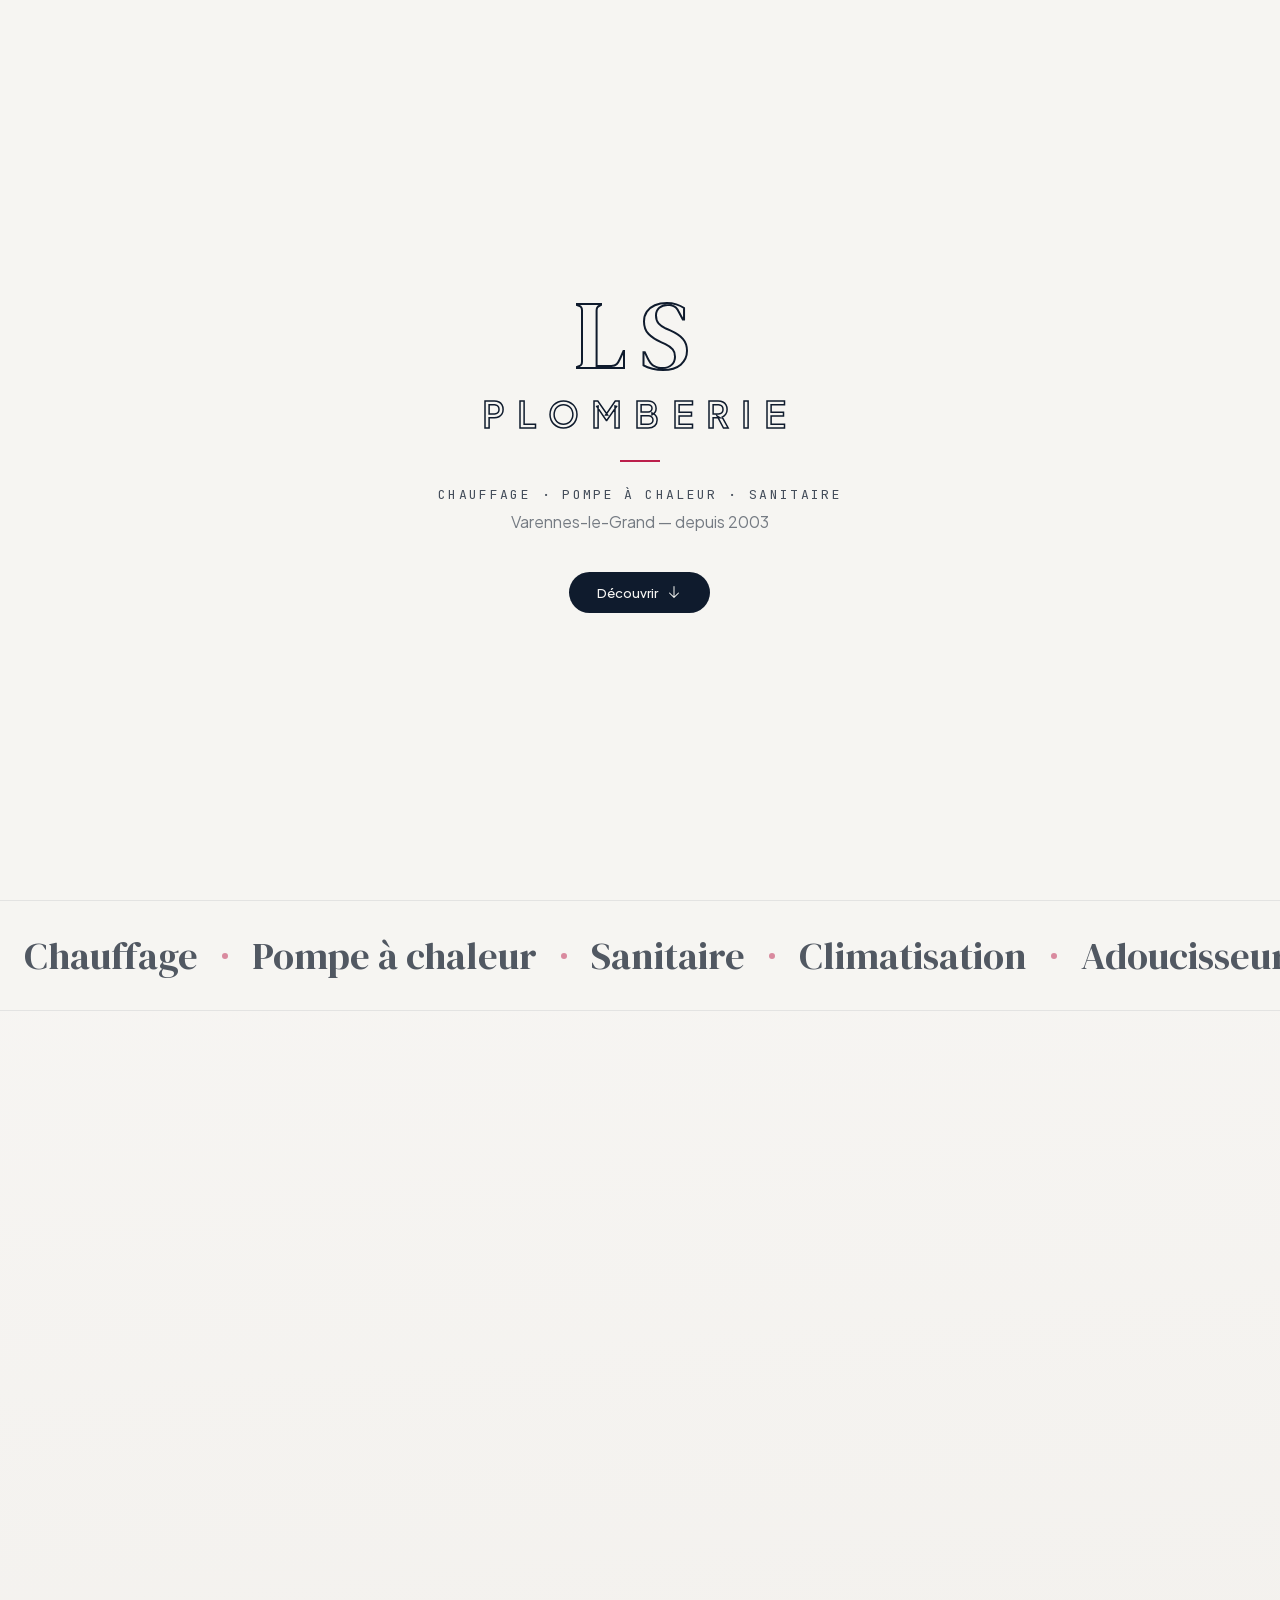
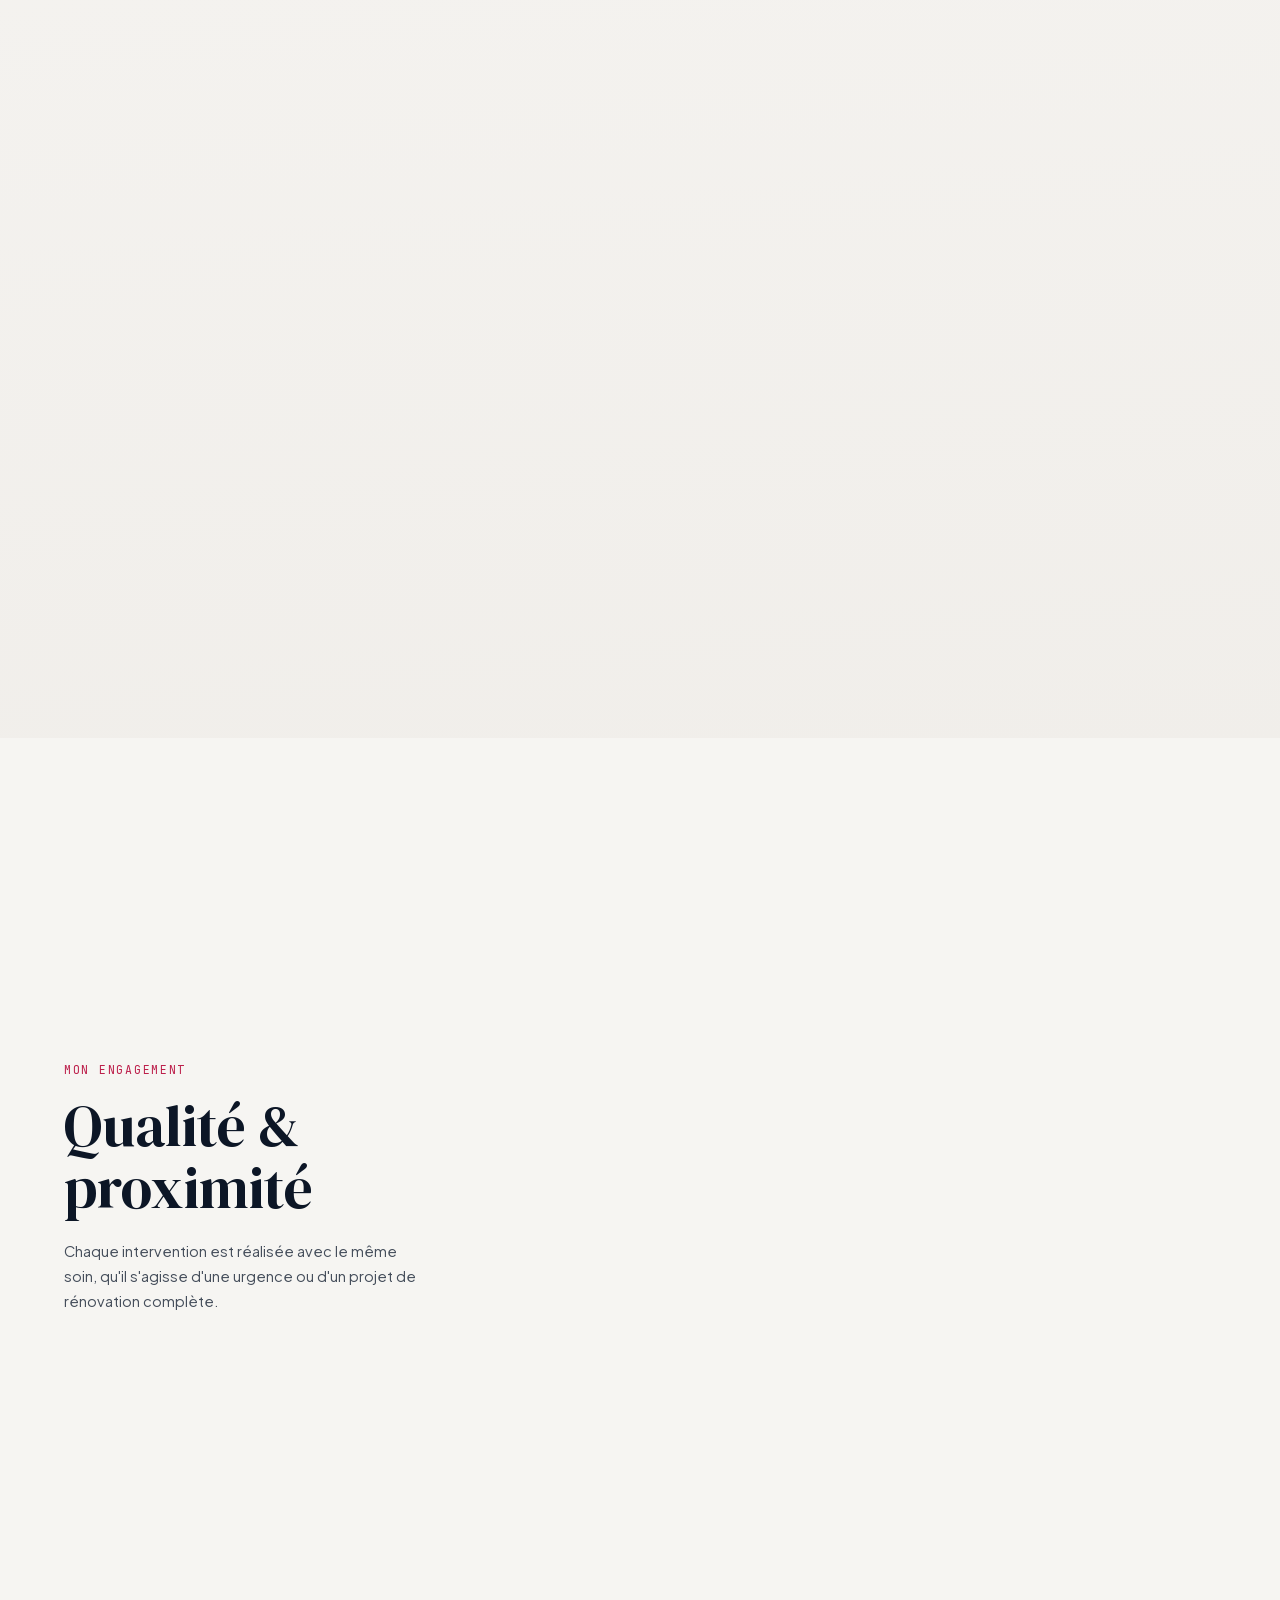
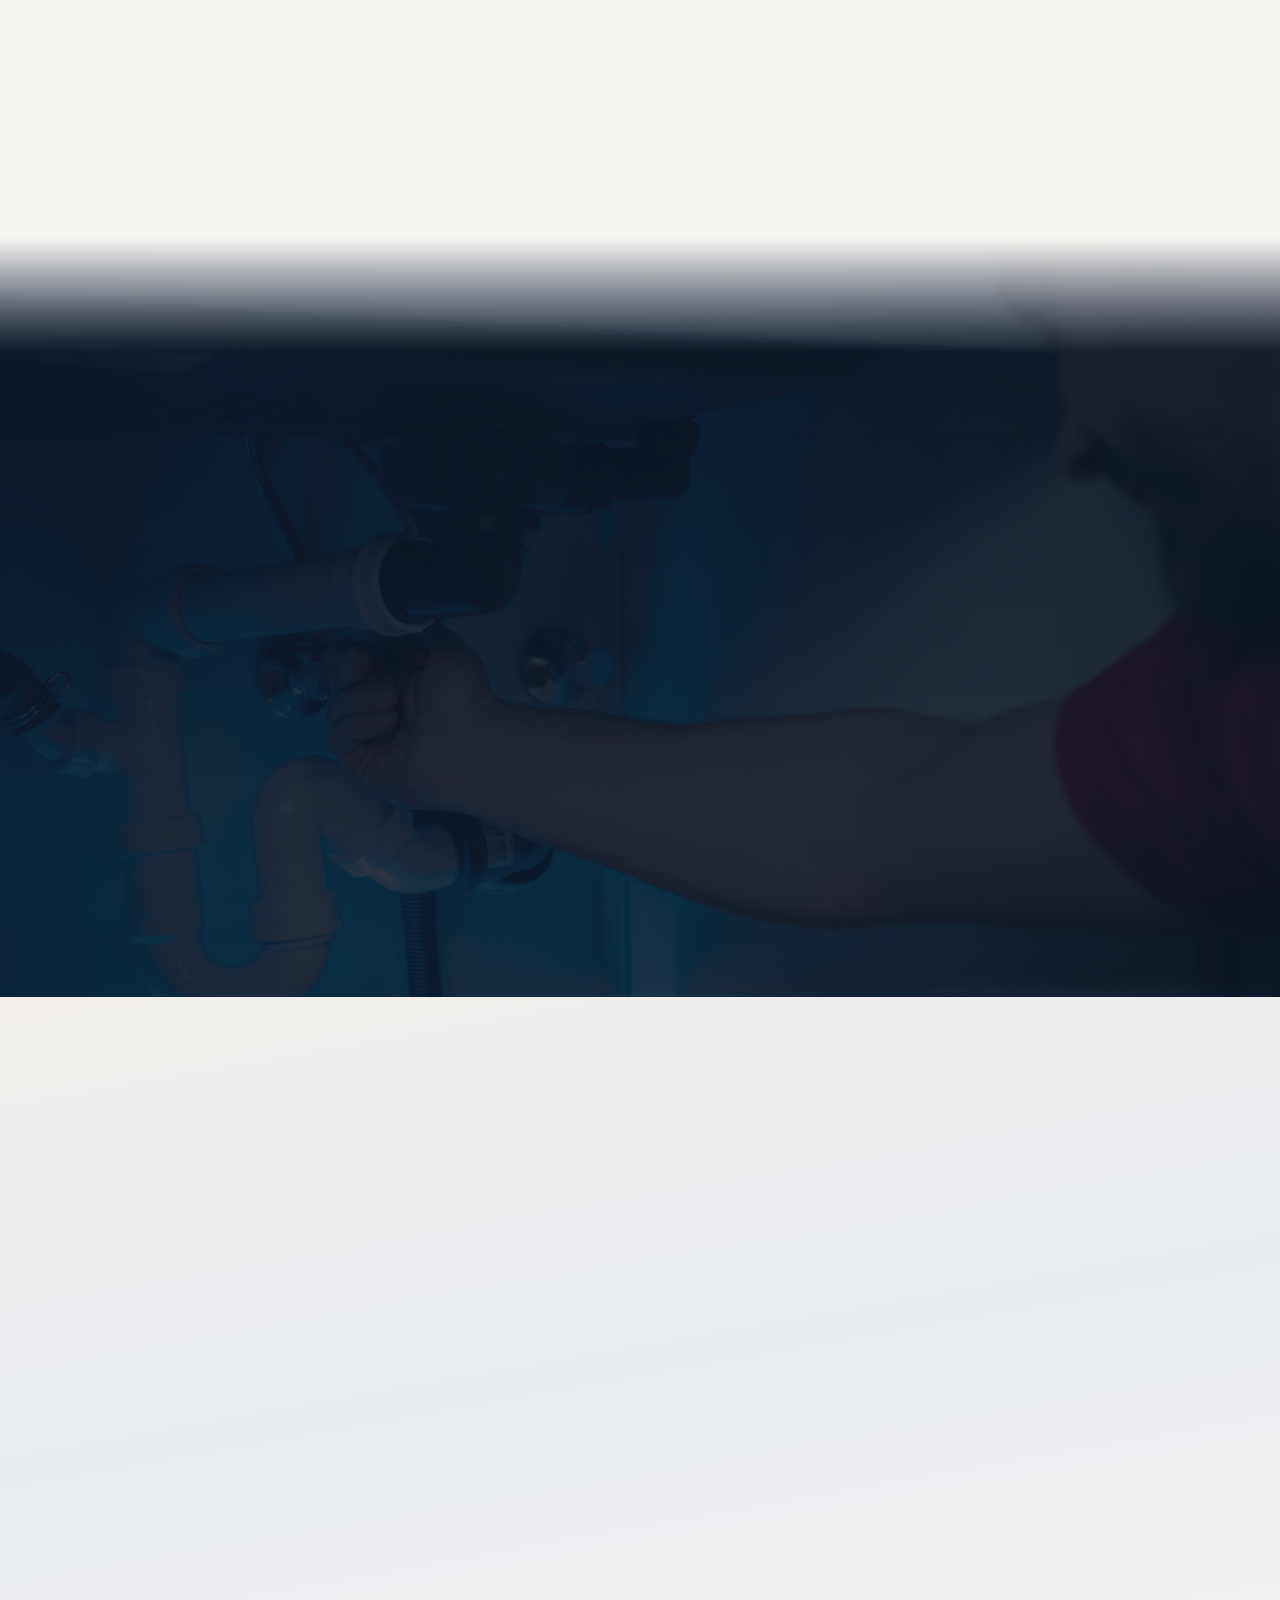
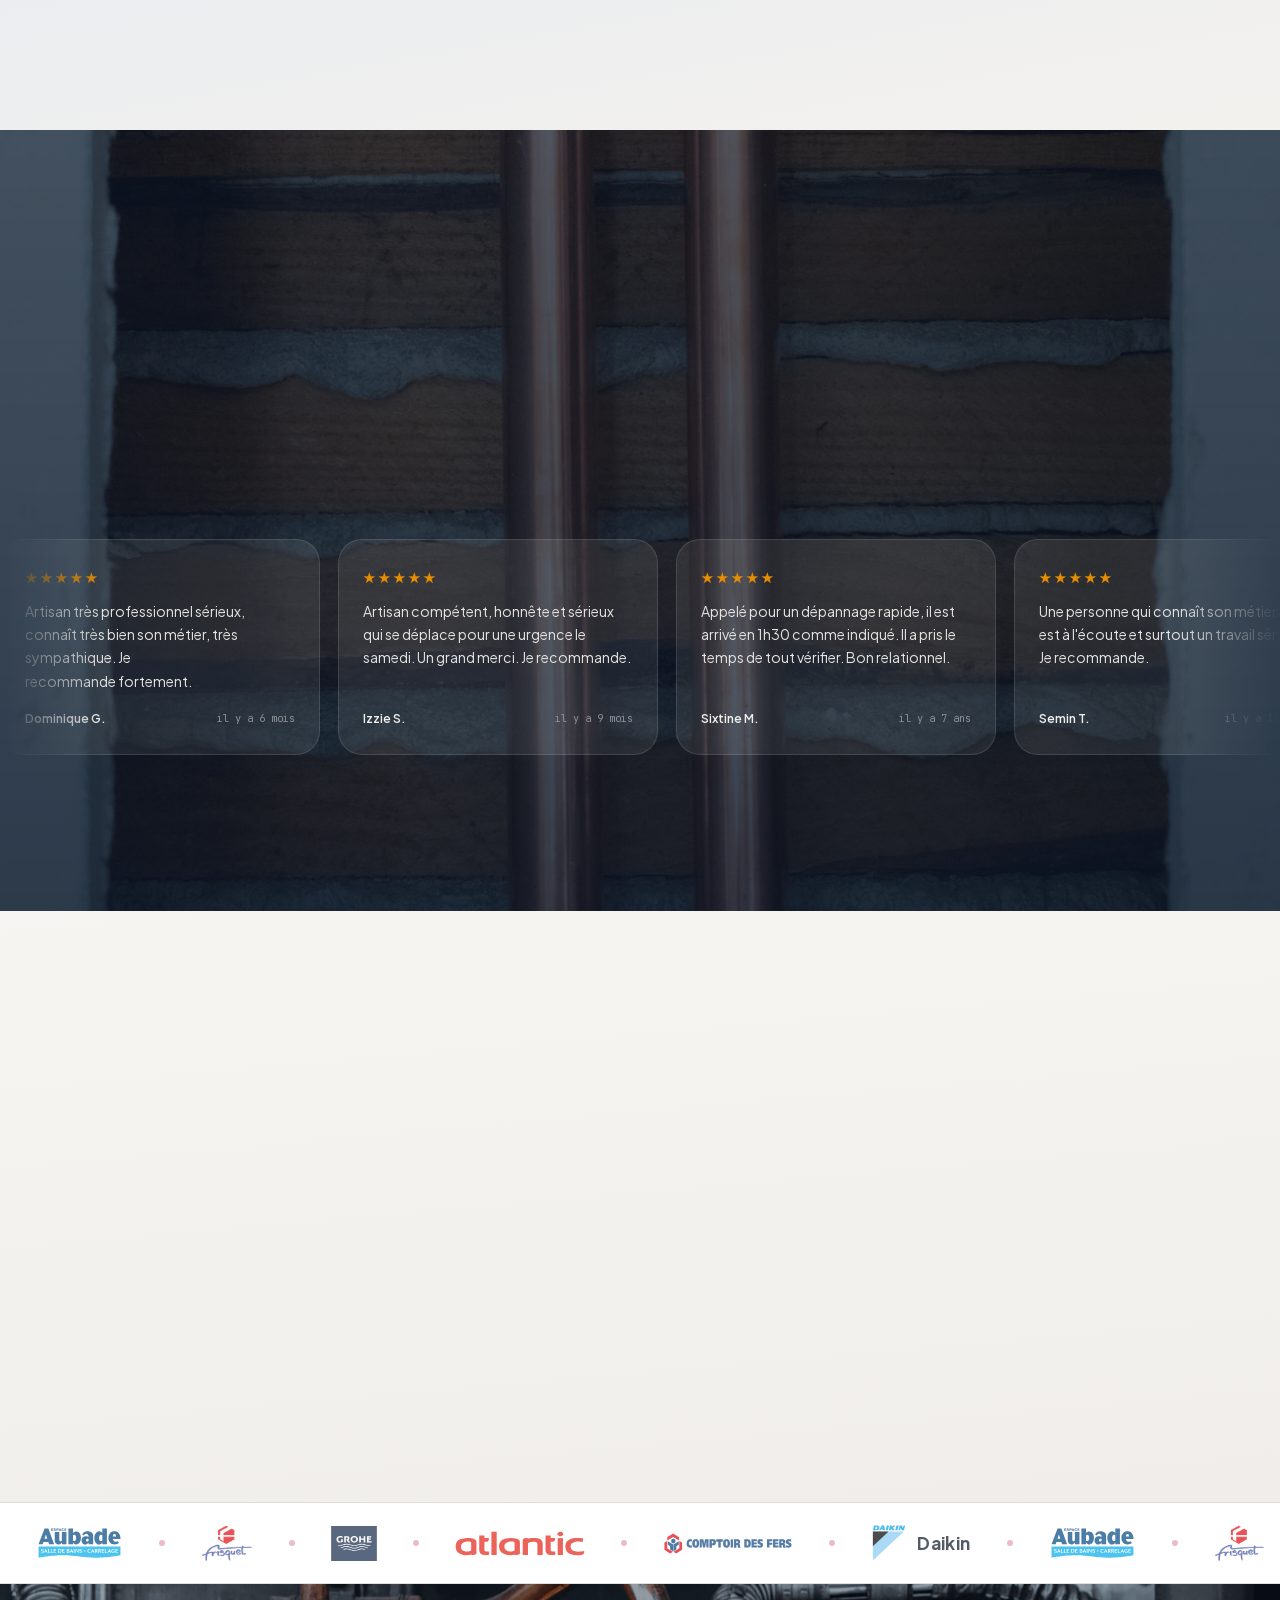
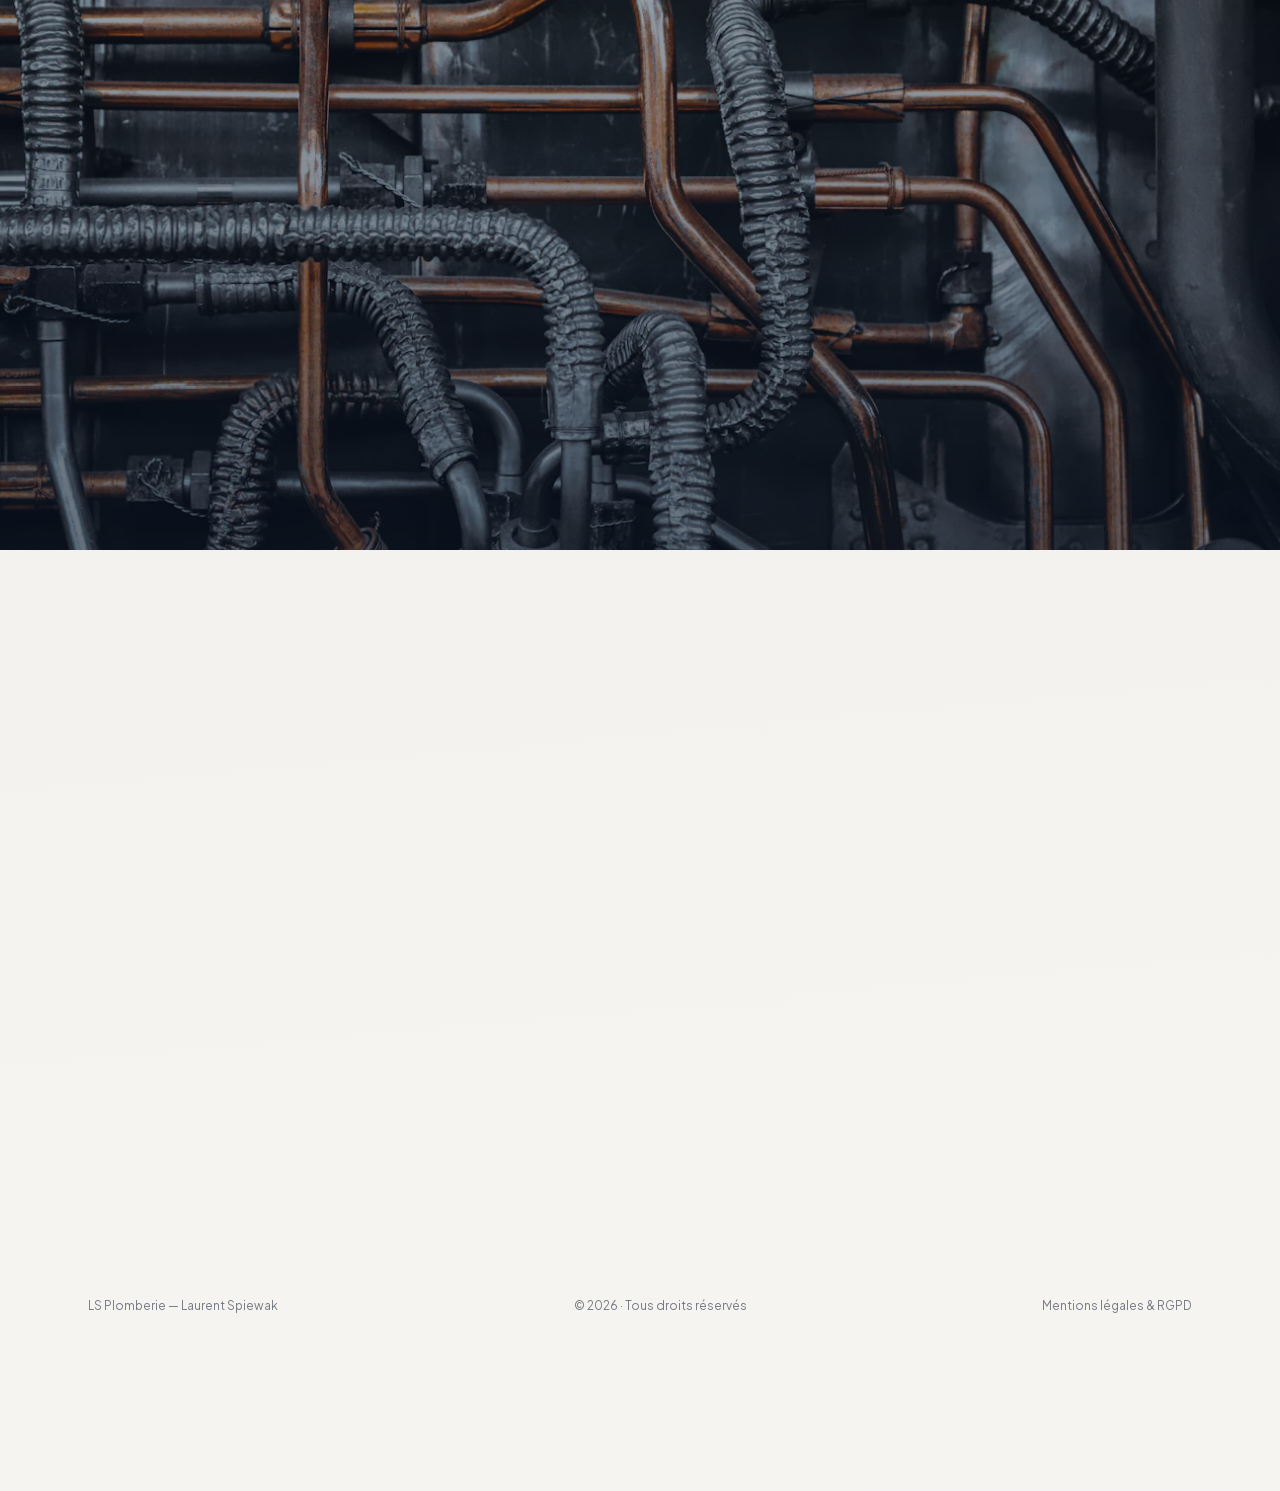
<file: index.html>
<!DOCTYPE html>
<html lang="fr">
<head>
  <meta charset="UTF-8">
  <meta name="viewport" content="width=device-width, initial-scale=1.0">
  <title>LS Plomberie &mdash; Chauffage, Pompe &agrave; chaleur, Sanitaire | Varennes-le-Grand (71)</title>
  <meta name="description" content="LS Plomberie &mdash; Plombier &agrave; Varennes-le-Grand. Installation, d&eacute;pannage et entretien en chauffage, pompe &agrave; chaleur, climatisation et sanitaire. Plus de 20 ans d'exp&eacute;rience. Appelez le 06 83 39 59 37.">
  <link rel="canonical" href="https://lsplomberie.fr/">
  <meta property="og:type" content="website">
  <meta property="og:title" content="LS Plomberie &mdash; Plombier &agrave; Varennes-le-Grand">
  <meta property="og:description" content="Installation, d&eacute;pannage et entretien en chauffage, pompe &agrave; chaleur, climatisation et sanitaire. Plus de 20 ans d'exp&eacute;rience.">
  <meta property="og:url" content="https://lsplomberie.fr/">
  <meta property="og:locale" content="fr_FR">
  <meta property="og:site_name" content="LS Plomberie">
  <meta property="og:image" content="https://lsplomberie.vercel.app/img/og.png">
  <meta property="og:image:width" content="1200">
  <meta property="og:image:height" content="630">
  <meta name="twitter:card" content="summary_large_image">
  <meta name="twitter:title" content="LS Plomberie &mdash; Plombier &agrave; Varennes-le-Grand">
  <meta name="twitter:description" content="Installation, d&eacute;pannage et entretien en chauffage, pompe &agrave; chaleur, climatisation et sanitaire.">
  <meta name="twitter:image" content="https://lsplomberie.vercel.app/img/og.png">
  <meta name="geo.region" content="FR-71">
  <meta name="geo.placename" content="Varennes-le-Grand">
  <link rel="icon" href="/favicon.svg" type="image/svg+xml">
  <link rel="preload" href="img/photos/hero.webp" as="image" type="image/webp">
  <link rel="preload" href="fonts/plus-jakarta-sans-latin.woff2" as="font" type="font/woff2" crossorigin>
  <link rel="preload" href="fonts/dm-serif-display-regular.woff2" as="font" type="font/woff2" crossorigin>
  <link rel="stylesheet" href="styles.css">
  <script>if('scrollRestoration' in history)history.scrollRestoration='manual';window.scrollTo(0,0);</script>
  <script src="lenis.min.js" defer></script>
  <script type="application/ld+json">
  {
    "@context": "https://schema.org",
    "@type": "Plumber",
    "name": "LS Plomberie",
    "description": "Plombier chauffagiste &agrave; Varennes-le-Grand. Installation, d&eacute;pannage et entretien en chauffage, pompe &agrave; chaleur, climatisation et sanitaire.",
    "url": "https://lsplomberie.fr",
    "telephone": "+33683395937",
    "email": "ls.plomberie@wanadoo.fr",
    "address": {
      "@type": "PostalAddress",
      "streetAddress": "13 rue des Camelins",
      "addressLocality": "Varennes-le-Grand",
      "postalCode": "71240",
      "addressCountry": "FR"
    },
    "geo": {
      "@type": "GeoCoordinates",
      "latitude": 46.7178,
      "longitude": 4.8731
    },
    "areaServed": {
      "@type": "GeoCircle",
      "geoMidpoint": { "@type": "GeoCoordinates", "latitude": 46.7178, "longitude": 4.8731 },
      "geoRadius": "30000"
    },
    "openingHoursSpecification": {
      "@type": "OpeningHoursSpecification",
      "dayOfWeek": ["Monday","Tuesday","Wednesday","Thursday","Friday","Saturday"],
      "opens": "07:00",
      "closes": "19:00"
    },
    "founder": { "@type": "Person", "name": "Laurent Spiewak" },
    "foundingDate": "2003",
    "priceRange": "$$",
    "aggregateRating": {
      "@type": "AggregateRating",
      "ratingValue": "5",
      "reviewCount": "27",
      "bestRating": "5"
    }
  }
  </script>
</head>
<body>

  <!-- Splash — carte de visite -->
  <section class="splash" id="splash">
    <div class="splash-inner">
      <div class="splash-logo">
        <span class="splash-ls">LS</span>
        <span class="splash-plomberie">Plomberie</span>
      </div>
      <div class="splash-line"></div>
      <p class="splash-slogan">Chauffage &middot; Pompe &agrave; chaleur &middot; Sanitaire</p>
      <p class="splash-location">Varennes-le-Grand &mdash; depuis 2003</p>
      <button class="splash-enter" id="splashEnter">
        <span>D&eacute;couvrir</span>
        <svg xmlns="http://www.w3.org/2000/svg" width="16" height="16" viewBox="0 0 256 256"><path fill="currentColor" d="M205.66,149.66l-72,72a8,8,0,0,1-11.32,0l-72-72a8,8,0,0,1,11.32-11.32L120,196.69V40a8,8,0,0,1,16,0V196.69l58.34-58.35a8,8,0,0,1,11.32,11.32Z"/></svg>
      </button>
    </div>
  </section>

  <!-- Navigation — floating pill -->
  <nav class="nav" id="nav">
    <div class="nav-pill">
      <a href="#hero" class="nav-logo" data-hover><span class="logo-ls">LS</span><span class="logo-plomberie">Plomberie</span></a>
      <div class="nav-links">
        <a href="#services" data-hover>Services</a>
        <a href="#expertise" data-hover>Expertise</a>
        <a href="#zone" data-hover>Zone</a>
        <a href="#contact" data-hover>Contact</a>
      </div>
      <a href="tel:0683395937" class="nav-cta" data-hover>
        <span class="nav-cta-text">Appeler</span>
        <span class="cta-icon-wrap">
          <svg xmlns="http://www.w3.org/2000/svg" width="15" height="15" viewBox="0 0 256 256"><path fill="currentColor" d="M222.37,158.46l-47.11-21.11-.18-.08a16,16,0,0,0-15.18,1.74,8.08,8.08,0,0,0-.74.56L137.58,156.3a3.87,3.87,0,0,1-3.87.27c-7.67-4.15-20.16-15.07-29.48-24.38s-20.24-21.82-24.38-29.49a3.87,3.87,0,0,1,.27-3.87l16.73-21.58a8.08,8.08,0,0,0,.56-.74,16,16,0,0,0,1.74-15.18c0-.06-.05-.12-.08-.18L78.14,14.23A16,16,0,0,0,62.07,4.39,48.14,48.14,0,0,0,16,48c0,88.22,71.78,160,160,160a48.14,48.14,0,0,0,43.61-46.07A16,16,0,0,0,222.37,158.46Z"/></svg>
        </span>
      </a>
      <button class="hamburger" id="hamburger" aria-label="Menu">
        <span></span><span></span>
      </button>
    </div>
  </nav>

  <!-- Mobile menu -->
  <div class="mobile-menu" id="mobileMenu">
    <div class="mobile-menu-inner">
      <a href="#services" class="mobile-link">Services</a>
      <a href="#expertise" class="mobile-link">Expertise</a>
      <a href="#zone" class="mobile-link">Zone</a>
      <a href="#contact" class="mobile-link">Contact</a>
      <a href="tel:0683395937" class="mobile-phone">06&nbsp;83&nbsp;39&nbsp;59&nbsp;37</a>
    </div>
  </div>

  <!-- Main -->
  <main>

    <!-- HERO -->
    <section class="section hero" id="hero">
      <div class="hero-bg">
        <img src="img/photos/hero.webp" srcset="img/photos/hero-mobile.webp 800w, img/photos/hero.webp 1920w" sizes="100vw" alt="" class="hero-bg-img" data-speed="0.08" width="1920" height="1280" fetchpriority="high">
        <div class="hero-overlay"></div>
      </div>
      <div class="hero-content container">
        <div class="hero-text">
          <div class="section-tag anim" data-delay="0.3"><span class="tag-num">01</span><span class="tag-dash">&mdash;</span> Installation &middot; D&eacute;pannage &middot; Entretien</div>
          <h1 class="hero-title">
            <span class="line anim" data-delay="0.5">Votre plombier</span>
            <span class="line line-accent anim" data-delay="0.7">de&nbsp;confiance</span>
          </h1>
          <p class="hero-desc anim" data-delay="0.9">
            Chauffage, pompe &agrave; chaleur, climatisation et sanitaire.
            Intervention rapide sur Varennes-le-Grand et ses environs depuis plus de&nbsp;20&nbsp;ans.
          </p>
          <div class="hero-actions anim" data-delay="1.1">
            <a href="tel:0683395937" class="btn-primary" data-hover>
              <span>06&nbsp;83&nbsp;39&nbsp;59&nbsp;37</span>
              <span class="btn-trailing">
                <svg xmlns="http://www.w3.org/2000/svg" width="16" height="16" viewBox="0 0 256 256"><path fill="currentColor" d="M222.37,158.46l-47.11-21.11-.18-.08a16,16,0,0,0-15.18,1.74,8.08,8.08,0,0,0-.74.56L137.58,156.3a3.87,3.87,0,0,1-3.87.27c-7.67-4.15-20.16-15.07-29.48-24.38s-20.24-21.82-24.38-29.49a3.87,3.87,0,0,1,.27-3.87l16.73-21.58a8.08,8.08,0,0,0,.56-.74,16,16,0,0,0,1.74-15.18c0-.06-.05-.12-.08-.18L78.14,14.23A16,16,0,0,0,62.07,4.39,48.14,48.14,0,0,0,16,48c0,88.22,71.78,160,160,160a48.14,48.14,0,0,0,43.61-46.07A16,16,0,0,0,222.37,158.46Z"/></svg>
              </span>
            </a>
            <a href="#contact" class="btn-ghost" data-hover>Me contacter</a>
          </div>
        </div>
      </div>
      <div class="scroll-cue anim" data-delay="1.5">
        <div class="scroll-cue-line"></div>
        <span>Scroll</span>
      </div>
    </section>

    <!-- MARQUEE TICKER -->
    <div class="marquee" aria-hidden="true">
      <div class="marquee-track">
        <span class="marquee-item">Chauffage</span>
        <span class="marquee-dot"></span>
        <span class="marquee-item">Pompe &agrave; chaleur</span>
        <span class="marquee-dot"></span>
        <span class="marquee-item">Sanitaire</span>
        <span class="marquee-dot"></span>
        <span class="marquee-item">Climatisation</span>
        <span class="marquee-dot"></span>
        <span class="marquee-item">Adoucisseur</span>
        <span class="marquee-dot"></span>
        <span class="marquee-item">D&eacute;pannage</span>
        <span class="marquee-dot"></span>
        <span class="marquee-item">Entretien</span>
        <span class="marquee-dot"></span>
        <span class="marquee-item">Installation</span>
        <span class="marquee-dot"></span>
        <span class="marquee-item">Mise en route</span>
        <span class="marquee-dot"></span>
        <span class="marquee-item">Chauffage</span>
        <span class="marquee-dot"></span>
        <span class="marquee-item">Pompe &agrave; chaleur</span>
        <span class="marquee-dot"></span>
        <span class="marquee-item">Sanitaire</span>
        <span class="marquee-dot"></span>
        <span class="marquee-item">Climatisation</span>
        <span class="marquee-dot"></span>
        <span class="marquee-item">Adoucisseur</span>
        <span class="marquee-dot"></span>
        <span class="marquee-item">D&eacute;pannage</span>
        <span class="marquee-dot"></span>
        <span class="marquee-item">Entretien</span>
        <span class="marquee-dot"></span>
        <span class="marquee-item">Installation</span>
        <span class="marquee-dot"></span>
        <span class="marquee-item">Mise en route</span>
        <span class="marquee-dot"></span>
      </div>
    </div>

    <!-- SERVICES -->
    <section class="section section-services" id="services">
      <div class="container">
        <div class="section-intro">
          <div class="section-tag anim"><span class="tag-num">02</span><span class="tag-dash">&mdash;</span> Mes&nbsp;m&eacute;tiers</div>
          <h2 class="section-title anim">Des solutions pour<br>chaque&nbsp;besoin</h2>
        </div>
        <div class="services-grid">
          <article class="card-shell anim" style="--i:0" data-hover>
            <div class="card-inner service-card">
              <div class="card-shine"></div>
              <div class="card-visual">
                <img src="img/photos/service-chauffage.webp" alt="Radiateur mural dans un int&eacute;rieur" loading="lazy" width="800" height="534">
              </div>
              <div class="card-body">
                <h3>Chauffage</h3>
                <p>Chaudi&egrave;res, radiateurs et planchers chauffants. Installation, entretien et d&eacute;pannage toutes&nbsp;marques.</p>
                <div class="tags"><span>Chaudi&egrave;res</span><span>Radiateurs</span><span>Plancher chauffant</span></div>
              </div>
            </div>
          </article>
          <article class="card-shell anim" style="--i:1" data-hover>
            <div class="card-inner service-card">
              <div class="card-shine"></div>
              <div class="card-visual">
                <img src="img/photos/service-sanitaire.webp" alt="Salle de bain moderne avec robinetterie" loading="lazy" width="800" height="534">
              </div>
              <div class="card-body">
                <h3>Sanitaire</h3>
                <p>Salles de bain, robinetterie, canalisations. Du simple remplacement &agrave; la cr&eacute;ation&nbsp;compl&egrave;te.</p>
                <div class="tags"><span>Salle de bain</span><span>Robinetterie</span><span>Canalisations</span></div>
              </div>
            </div>
          </article>
          <article class="card-shell anim" style="--i:2" data-hover>
            <div class="card-inner service-card">
              <div class="card-shine"></div>
              <div class="card-visual">
                <img src="img/photos/service-pac.webp" alt="Unit&eacute; ext&eacute;rieure de pompe &agrave; chaleur" loading="lazy" width="800" height="534">
              </div>
              <div class="card-body">
                <h3>Climatisation / Pompe &agrave; chaleur</h3>
                <p>Installation, mise en route et maintenance de PAC air/eau, air/air et climatisation r&eacute;versible. Confort thermique toute&nbsp;l'ann&eacute;e.</p>
                <div class="tags"><span>PAC air/eau</span><span>PAC air/air</span><span>Clim r&eacute;versible</span><span>Mise en route</span></div>
              </div>
            </div>
          </article>
          <article class="card-shell anim" style="--i:3" data-hover>
            <div class="card-inner service-card">
              <div class="card-shine"></div>
              <div class="card-visual">
                <img src="img/photos/service-adoucisseur.webp" alt="Traitement et filtration de l'eau" loading="lazy" width="800" height="534">
              </div>
              <div class="card-body">
                <h3>Adoucisseur</h3>
                <p>Adoucisseurs d'eau et traitement. Prot&eacute;gez vos &eacute;quipements, am&eacute;liorez votre&nbsp;quotidien.</p>
                <div class="tags"><span>Adoucisseur</span><span>Filtration</span><span>Entretien</span></div>
              </div>
            </div>
          </article>
        </div>
      </div>
    </section>

    <!-- STICKY PIN — Apple-style feature reveal -->
    <section class="section section-sticky" id="sticky">
      <div class="sticky-wrap">
        <div class="sticky-left">
          <div class="sticky-text" data-sticky-step="0">
            <div class="sticky-eyebrow">Mon engagement</div>
            <h2 class="sticky-heading">Qualit&eacute; &amp;<br>proximit&eacute;</h2>
            <p class="sticky-desc">Chaque intervention est r&eacute;alis&eacute;e avec le m&ecirc;me soin, qu'il s'agisse d'une urgence ou d'un projet de r&eacute;novation&nbsp;compl&egrave;te.</p>
          </div>
        </div>
        <div class="sticky-right">
          <div class="sticky-step" data-step="0">
            <div class="sticky-card-wrap">
              <div class="sticky-card sticky-card-img">
                <div class="sticky-card-visual">
                  <img src="img/photos/sticky-diagnostic.webp" alt="Plombier effectuant un diagnostic" loading="lazy" width="600" height="400">
                </div>
                <div class="sticky-card-body">
                  <h3>Diagnostic sur place</h3>
                  <p>Je me d&eacute;place pour &eacute;valuer la situation et vous proposer la solution la plus adapt&eacute;e et &eacute;conomique.</p>
                </div>
              </div>
            </div>
          </div>
          <div class="sticky-step" data-step="1">
            <div class="sticky-card-wrap">
              <div class="sticky-card sticky-card-img">
                <div class="sticky-card-visual">
                  <img src="img/photos/sticky-devis.webp" alt="&Eacute;tablissement d'un devis d&eacute;taill&eacute;" loading="lazy" width="600" height="400">
                </div>
                <div class="sticky-card-body">
                  <h3>Devis transparent</h3>
                  <p>Un devis d&eacute;taill&eacute; avant chaque intervention. Pas de surprise, pas de frais cach&eacute;s.</p>
                </div>
              </div>
            </div>
          </div>
          <div class="sticky-step" data-step="2">
            <div class="sticky-card-wrap">
              <div class="sticky-card sticky-card-img">
                <div class="sticky-card-visual">
                  <img src="img/photos/sticky-garanti.webp" alt="Mat&eacute;riaux certifi&eacute;s et garantis" loading="lazy" width="600" height="400">
                </div>
                <div class="sticky-card-body">
                  <h3>Travail garanti</h3>
                  <p>Mat&eacute;riaux certifi&eacute;s, travail soign&eacute;. Chaque intervention est garantie pour votre tranquillit&eacute;.</p>
                </div>
              </div>
            </div>
          </div>
        </div>
      </div>
    </section>

    <!-- EXPERTISE -->
    <section class="section section-expertise" id="expertise">
      <div class="expertise-bg">
        <img src="img/photos/expertise-bg.webp" alt="" class="expertise-bg-img" data-speed="0.06" loading="lazy" width="1920" height="1280">
        <div class="expertise-overlay"></div>
      </div>
      <div class="container">
        <div class="expertise-layout">
          <div class="expertise-left">
            <div class="section-tag section-tag-light anim"><span class="tag-num">03</span><span class="tag-dash">&mdash;</span> Pourquoi me&nbsp;choisir</div>
            <h2 class="section-title section-title-light anim">Un savoir-faire<br>reconnu</h2>
            <p class="expertise-desc anim">
              J'exerce depuis plus de 20&nbsp;ans dans la r&eacute;gion.
              Qualit&eacute; du travail et satisfaction client avant&nbsp;tout.
            </p>
          </div>
          <div class="stats-grid">
            <div class="stat-shell anim" style="--i:0" data-hover>
              <div class="stat-inner">
                <div class="stat-row"><span class="stat-num" data-target="20">0</span><span class="stat-suffix stat-plus">+</span></div>
                <span class="stat-label">Ann&eacute;es d'exp&eacute;rience</span>
              </div>
            </div>
            <div class="stat-shell anim" style="--i:1" data-hover>
              <div class="stat-inner">
                <div class="stat-row"><span class="stat-num" data-target="6800">0</span><span class="stat-suffix stat-plus">+</span></div>
                <span class="stat-label">Interventions</span>
              </div>
            </div>
            <div class="stat-shell anim" style="--i:2" data-hover>
              <div class="stat-inner">
                <div class="stat-row"><span class="stat-num" data-target="30">0</span><span class="stat-suffix">&nbsp;km</span></div>
                <span class="stat-label">Rayon d'action</span>
              </div>
            </div>
            <div class="stat-shell anim" style="--i:3" data-hover>
              <div class="stat-inner">
                <div class="stat-row"><span class="stat-num" data-target="48">0</span><span class="stat-suffix">&nbsp;h</span></div>
                <span class="stat-label">D&eacute;lai de r&eacute;ponse</span>
              </div>
            </div>
          </div>
        </div>
        <div class="features-row">
          <div class="feature anim" style="--i:0">
            <h4>Diagnostic pr&eacute;cis</h4>
            <p>Solution rapide et durable</p>
          </div>
          <div class="feature anim" style="--i:1">
            <h4>Transparence</h4>
            <p>Devis d&eacute;taill&eacute; avant intervention</p>
          </div>
          <div class="feature anim" style="--i:2">
            <h4>R&eacute;activit&eacute;</h4>
            <p>Urgences et projets planifi&eacute;s</p>
          </div>
          <div class="feature anim" style="--i:3">
            <h4>Garantie</h4>
            <p>Mat&eacute;riaux certifi&eacute;s et garantis</p>
          </div>
        </div>
      </div>
    </section>

    <!-- ZONE -->
    <section class="section section-zone" id="zone">
      <div class="container">
        <div class="zone-layout">
          <div class="zone-left">
            <div class="section-tag anim"><span class="tag-num">04</span><span class="tag-dash">&mdash;</span> Proximit&eacute;</div>
            <h2 class="section-title anim">Zone<br>d'intervention</h2>
            <p class="zone-desc anim">
              Bas&eacute; &agrave; Varennes-le-Grand, j'interviens dans un rayon
              de 30&nbsp;km pour une r&eacute;activit&eacute;&nbsp;maximale.
            </p>
          </div>
          <div class="zone-right">
            <div class="card-shell zone-card-shell anim" data-hover>
              <div class="card-inner zone-card">
                <img src="img/photos/zone.webp" alt="Paysage de la c&ocirc;te bourguignonne" loading="lazy" class="zone-img" width="800" height="600">
                <div class="zone-overlay">
                  <div class="zone-cities">
                    <span class="city city-main">Varennes-le-Grand</span>
                    <span class="city">Chalon-sur-Sa&ocirc;ne</span>
                    <span class="city">Tournus</span>
                    <span class="city">Sennecey-le-Grand</span>
                    <span class="city">Saint-Marcel</span>
                    <span class="city">Gergy</span>
                    <span class="city">Verdun-sur-le-Doubs</span>
                    <span class="city">Beaune</span>
                    <span class="city city-accent">Et&nbsp;alentours</span>
                  </div>
                </div>
              </div>
            </div>
          </div>
        </div>
      </div>
    </section>

    <!-- TESTIMONIALS — Real Google Reviews -->
    <section class="section section-testi">
      <div class="testi-bg">
        <img src="img/photos/testi-bg.webp" alt="" class="testi-bg-img" data-speed="0.04" loading="lazy" width="1920" height="1280">
        <div class="testi-overlay"></div>
      </div>
      <div class="container" style="position:relative;z-index:1;">
        <div class="section-intro" style="text-align:center;">
          <div class="section-tag section-tag-light anim">Avis clients</div>
          <h2 class="section-title anim" style="color:oklch(0.97 0.004 80)">Ce qu'ils<br>en&nbsp;pensent</h2>
          <p class="testi-subtitle anim">Tous les avis proviennent de Google</p>
        </div>
      </div>
      <div class="testi-overflow">
        <div class="testi-track">
          <!-- Reviews duplicated for infinite scroll -->
          <div class="testi-card">
            <div class="testi-stars">&#9733;&#9733;&#9733;&#9733;&#9733;</div>
            <p class="testi-text">Artisan tr&egrave;s professionnel s&eacute;rieux, conna&icirc;t tr&egrave;s bien son m&eacute;tier, tr&egrave;s sympathique. Je recommande&nbsp;fortement.</p>
            <div class="testi-author"><strong>Dominique G.</strong><span>il y a 6 mois</span></div>
          </div>
          <div class="testi-card">
            <div class="testi-stars">&#9733;&#9733;&#9733;&#9733;&#9733;</div>
            <p class="testi-text">Artisan comp&eacute;tent, honn&ecirc;te et s&eacute;rieux qui se d&eacute;place pour une urgence le samedi. Un grand merci. Je&nbsp;recommande.</p>
            <div class="testi-author"><strong>Izzie S.</strong><span>il y a 9 mois</span></div>
          </div>
          <div class="testi-card">
            <div class="testi-stars">&#9733;&#9733;&#9733;&#9733;&#9733;</div>
            <p class="testi-text">Appel&eacute; pour un d&eacute;pannage rapide, il est arriv&eacute; en 1h30 comme indiqu&eacute;. Il a pris le temps de tout v&eacute;rifier. Bon&nbsp;relationnel.</p>
            <div class="testi-author"><strong>Sixtine M.</strong><span>il y a 7 ans</span></div>
          </div>
          <div class="testi-card">
            <div class="testi-stars">&#9733;&#9733;&#9733;&#9733;&#9733;</div>
            <p class="testi-text">Une personne qui conna&icirc;t son m&eacute;tier, qui est &agrave; l'&eacute;coute et surtout un travail s&eacute;rieux. Je&nbsp;recommande.</p>
            <div class="testi-author"><strong>Semin T.</strong><span>il y a 11 mois</span></div>
          </div>
          <div class="testi-card">
            <div class="testi-stars">&#9733;&#9733;&#9733;&#9733;&#9733;</div>
            <p class="testi-text">Tr&egrave;s bon professionnel. Intervention rapide en cas de&nbsp;probl&egrave;mes.</p>
            <div class="testi-author"><strong>Christophe P.</strong><span>il y a 5 ans</span></div>
          </div>
          <div class="testi-card">
            <div class="testi-stars">&#9733;&#9733;&#9733;&#9733;&#9733;</div>
            <p class="testi-text">D&eacute;pannage ultra rapide, de qualit&eacute;, comme d'habitude.</p>
            <div class="testi-author"><strong>Christophe B.</strong><span>il y a 5 ans</span></div>
          </div>
          <div class="testi-card">
            <div class="testi-stars">&#9733;&#9733;&#9733;&#9733;&#9733;</div>
            <p class="testi-text">Tr&egrave;s pro, tr&egrave;s r&eacute;actif.</p>
            <div class="testi-author"><strong>Sylvain G.</strong><span>il y a 9 mois</span></div>
          </div>
          <div class="testi-card">
            <div class="testi-stars">&#9733;&#9733;&#9733;&#9733;&#9733;</div>
            <p class="testi-text">Disponible et consciencieux. D'un grand professionnalisme, ce qui est rare de nos&nbsp;jours&nbsp;!</p>
            <div class="testi-author"><strong>M&eacute;diath&egrave;que A.</strong><span>il y a 6 ans</span></div>
          </div>
          <div class="testi-card">
            <div class="testi-stars">&#9733;&#9733;&#9733;&#9733;&#9733;</div>
            <p class="testi-text">Plombier r&eacute;actif et conforme aux&nbsp;devis.</p>
            <div class="testi-author"><strong>Lucas M.</strong><span>il y a 3 ans</span></div>
          </div>
          <!-- Duplicate for infinite loop -->
          <div class="testi-card">
            <div class="testi-stars">&#9733;&#9733;&#9733;&#9733;&#9733;</div>
            <p class="testi-text">Artisan tr&egrave;s professionnel s&eacute;rieux, conna&icirc;t tr&egrave;s bien son m&eacute;tier, tr&egrave;s sympathique. Je recommande&nbsp;fortement.</p>
            <div class="testi-author"><strong>Dominique G.</strong><span>il y a 6 mois</span></div>
          </div>
          <div class="testi-card">
            <div class="testi-stars">&#9733;&#9733;&#9733;&#9733;&#9733;</div>
            <p class="testi-text">Artisan comp&eacute;tent, honn&ecirc;te et s&eacute;rieux qui se d&eacute;place pour une urgence le samedi. Un grand merci. Je&nbsp;recommande.</p>
            <div class="testi-author"><strong>Izzie S.</strong><span>il y a 9 mois</span></div>
          </div>
          <div class="testi-card">
            <div class="testi-stars">&#9733;&#9733;&#9733;&#9733;&#9733;</div>
            <p class="testi-text">Appel&eacute; pour un d&eacute;pannage rapide, il est arriv&eacute; en 1h30 comme indiqu&eacute;. Il a pris le temps de tout v&eacute;rifier. Bon&nbsp;relationnel.</p>
            <div class="testi-author"><strong>Sixtine M.</strong><span>il y a 7 ans</span></div>
          </div>
          <div class="testi-card">
            <div class="testi-stars">&#9733;&#9733;&#9733;&#9733;&#9733;</div>
            <p class="testi-text">Une personne qui conna&icirc;t son m&eacute;tier, qui est &agrave; l'&eacute;coute et surtout un travail s&eacute;rieux. Je&nbsp;recommande.</p>
            <div class="testi-author"><strong>Semin T.</strong><span>il y a 11 mois</span></div>
          </div>
          <div class="testi-card">
            <div class="testi-stars">&#9733;&#9733;&#9733;&#9733;&#9733;</div>
            <p class="testi-text">Tr&egrave;s bon professionnel. Intervention rapide en cas de&nbsp;probl&egrave;mes.</p>
            <div class="testi-author"><strong>Christophe P.</strong><span>il y a 5 ans</span></div>
          </div>
          <div class="testi-card">
            <div class="testi-stars">&#9733;&#9733;&#9733;&#9733;&#9733;</div>
            <p class="testi-text">D&eacute;pannage ultra rapide, de qualit&eacute;, comme d'habitude.</p>
            <div class="testi-author"><strong>Christophe B.</strong><span>il y a 5 ans</span></div>
          </div>
          <div class="testi-card">
            <div class="testi-stars">&#9733;&#9733;&#9733;&#9733;&#9733;</div>
            <p class="testi-text">Tr&egrave;s pro, tr&egrave;s r&eacute;actif.</p>
            <div class="testi-author"><strong>Sylvain G.</strong><span>il y a 9 mois</span></div>
          </div>
          <div class="testi-card">
            <div class="testi-stars">&#9733;&#9733;&#9733;&#9733;&#9733;</div>
            <p class="testi-text">Disponible et consciencieux. D'un grand professionnalisme, ce qui est rare de nos&nbsp;jours&nbsp;!</p>
            <div class="testi-author"><strong>M&eacute;diath&egrave;que A.</strong><span>il y a 6 ans</span></div>
          </div>
          <div class="testi-card">
            <div class="testi-stars">&#9733;&#9733;&#9733;&#9733;&#9733;</div>
            <p class="testi-text">Plombier r&eacute;actif et conforme aux&nbsp;devis.</p>
            <div class="testi-author"><strong>Lucas M.</strong><span>il y a 3 ans</span></div>
          </div>
        </div>
      </div>
    </section>

    <!-- PARTENAIRES — Light background section -->
    <section class="section section-certif">
      <div class="container">
        <div class="certif-section anim">
          <div class="certif-header">
            <div class="section-tag anim">Partenaires</div>
            <span class="certif-title">Partenaires de confiance</span>
            <p class="certif-desc">Certifi&eacute; et partenaire de longue date des organismes de r&eacute;f&eacute;rence du secteur.</p>
          </div>
          <div class="certif-grid">
            <div class="certif-card anim" style="--i:0" data-hover>
              <div class="certif-card-inner">
                <img src="img/certifs/qualipac-rge.png" alt="QualiPAC RGE" class="certif-logo">
                <span class="certif-name">QualiPAC</span>
                <span class="certif-sub">Pompes &agrave; chaleur</span>
              </div>
            </div>
            <div class="certif-card anim" style="--i:1" data-hover>
              <div class="certif-card-inner">
                <img src="img/certifs/qualigaz.png" alt="Qualigaz" class="certif-logo">
                <span class="certif-name">Qualigaz</span>
                <span class="certif-sub">Installations gaz</span>
              </div>
            </div>
            <div class="certif-card anim" style="--i:2" data-hover>
              <div class="certif-card-inner">
                <img src="img/certifs/bureau-veritas.svg" alt="Bureau Veritas" class="certif-logo">
                <span class="certif-name">Fluides frigorigènes</span>
                <span class="certif-sub">Climatisation &amp; PAC</span>
              </div>
            </div>
          </div>
        </div>
      </div>
    </section>

    <!-- MARQUEE MARQUES — Logos fournisseurs (4x pour boucle fluide) -->
    <div class="marquee marquee-brands" aria-hidden="true">
      <div class="marquee-track">
        <span class="brand-logo-wrap"><img src="img/logos/aubade.svg" alt="Aubade" class="brand-logo"></span>
        <span class="marquee-dot"></span>
        <span class="brand-logo-wrap"><img src="img/logos/frisquet.png?v=2" alt="Frisquet" class="brand-logo"></span>
        <span class="marquee-dot"></span>
        <span class="brand-logo-wrap"><img src="img/logos/grohe.svg" alt="Grohe" class="brand-logo"></span>
        <span class="marquee-dot"></span>
        <span class="brand-logo-wrap"><img src="img/logos/atlantic.svg" alt="Atlantic" class="brand-logo"></span>
        <span class="marquee-dot"></span>
        <span class="brand-logo-wrap"><img src="img/logos/comptoirdesfers.svg" alt="Comptoir des Fers" class="brand-logo"></span>
        <span class="marquee-dot"></span>
        <span class="brand-logo-wrap brand-logo-named"><img src="img/logos/daikin.svg" alt="Daikin" class="brand-logo"><span class="brand-name">Daikin</span></span>
        <span class="marquee-dot"></span>
        <span class="brand-logo-wrap"><img src="img/logos/aubade.svg" alt="Aubade" class="brand-logo"></span>
        <span class="marquee-dot"></span>
        <span class="brand-logo-wrap"><img src="img/logos/frisquet.png?v=2" alt="Frisquet" class="brand-logo"></span>
        <span class="marquee-dot"></span>
        <span class="brand-logo-wrap"><img src="img/logos/grohe.svg" alt="Grohe" class="brand-logo"></span>
        <span class="marquee-dot"></span>
        <span class="brand-logo-wrap"><img src="img/logos/atlantic.svg" alt="Atlantic" class="brand-logo"></span>
        <span class="marquee-dot"></span>
        <span class="brand-logo-wrap"><img src="img/logos/comptoirdesfers.svg" alt="Comptoir des Fers" class="brand-logo"></span>
        <span class="marquee-dot"></span>
        <span class="brand-logo-wrap brand-logo-named"><img src="img/logos/daikin.svg" alt="Daikin" class="brand-logo"><span class="brand-name">Daikin</span></span>
        <span class="marquee-dot"></span>
        <span class="brand-logo-wrap"><img src="img/logos/aubade.svg" alt="Aubade" class="brand-logo"></span>
        <span class="marquee-dot"></span>
        <span class="brand-logo-wrap"><img src="img/logos/frisquet.png?v=2" alt="Frisquet" class="brand-logo"></span>
        <span class="marquee-dot"></span>
        <span class="brand-logo-wrap"><img src="img/logos/grohe.svg" alt="Grohe" class="brand-logo"></span>
        <span class="marquee-dot"></span>
        <span class="brand-logo-wrap"><img src="img/logos/atlantic.svg" alt="Atlantic" class="brand-logo"></span>
        <span class="marquee-dot"></span>
        <span class="brand-logo-wrap"><img src="img/logos/comptoirdesfers.svg" alt="Comptoir des Fers" class="brand-logo"></span>
        <span class="marquee-dot"></span>
        <span class="brand-logo-wrap brand-logo-named"><img src="img/logos/daikin.svg" alt="Daikin" class="brand-logo"><span class="brand-name">Daikin</span></span>
        <span class="marquee-dot"></span>
        <span class="brand-logo-wrap"><img src="img/logos/aubade.svg" alt="Aubade" class="brand-logo"></span>
        <span class="marquee-dot"></span>
        <span class="brand-logo-wrap"><img src="img/logos/frisquet.png?v=2" alt="Frisquet" class="brand-logo"></span>
        <span class="marquee-dot"></span>
        <span class="brand-logo-wrap"><img src="img/logos/grohe.svg" alt="Grohe" class="brand-logo"></span>
        <span class="marquee-dot"></span>
        <span class="brand-logo-wrap"><img src="img/logos/atlantic.svg" alt="Atlantic" class="brand-logo"></span>
        <span class="marquee-dot"></span>
        <span class="brand-logo-wrap"><img src="img/logos/comptoirdesfers.svg" alt="Comptoir des Fers" class="brand-logo"></span>
        <span class="marquee-dot"></span>
        <span class="brand-logo-wrap brand-logo-named"><img src="img/logos/daikin.svg" alt="Daikin" class="brand-logo"><span class="brand-name">Daikin</span></span>
        <span class="marquee-dot"></span>
      </div>
    </div>

    <!-- CTA -->
    <section class="section section-cta">
      <div class="cta-bg">
        <img src="img/photos/cta-bg.webp" alt="" class="cta-bg-img" data-speed="0.06" loading="lazy" width="1920" height="1280">
        <div class="cta-overlay"></div>
      </div>
      <div class="container">
        <div class="cta-content">
          <h2 class="cta-title anim">Un probl&egrave;me de&nbsp;plomberie&nbsp;?</h2>
          <p class="anim" data-delay="0.1">Intervention rapide, appelez-moi&nbsp;maintenant.</p>
          <div class="cta-actions anim" data-delay="0.2">
            <a href="tel:0683395937" class="btn-primary btn-light" data-hover>
              <span>06&nbsp;83&nbsp;39&nbsp;59&nbsp;37</span>
              <span class="btn-trailing"><svg xmlns="http://www.w3.org/2000/svg" width="16" height="16" viewBox="0 0 256 256"><path fill="currentColor" d="M222.37,158.46l-47.11-21.11-.18-.08a16,16,0,0,0-15.18,1.74,8.08,8.08,0,0,0-.74.56L137.58,156.3a3.87,3.87,0,0,1-3.87.27c-7.67-4.15-20.16-15.07-29.48-24.38s-20.24-21.82-24.38-29.49a3.87,3.87,0,0,1,.27-3.87l16.73-21.58a8.08,8.08,0,0,0,.56-.74,16,16,0,0,0,1.74-15.18c0-.06-.05-.12-.08-.18L78.14,14.23A16,16,0,0,0,62.07,4.39,48.14,48.14,0,0,0,16,48c0,88.22,71.78,160,160,160a48.14,48.14,0,0,0,43.61-46.07A16,16,0,0,0,222.37,158.46Z"/></svg></span>
            </a>
            <a href="mailto:ls.plomberie@wanadoo.fr" class="btn-ghost btn-ghost-light" data-hover>ls.plomberie@wanadoo.fr</a>
          </div>
        </div>
      </div>
    </section>

    <!-- CONTACT — Centered CTA -->
    <section class="section section-contact" id="contact">
      <div class="container">
        <div class="contact-center anim">
          <div class="section-tag anim">Contact</div>
          <h2 class="contact-title anim" data-delay="0.1">Contactez votre plombier<br>d&egrave;s&nbsp;maintenant</h2>
          <p class="contact-desc anim" data-delay="0.2">
            Urgence ou projet planifi&eacute;, je r&eacute;ponds personnellement &agrave; chaque appel.
            R&eacute;ponse sous&nbsp;48h.
          </p>
          <a href="tel:0683395937" class="contact-cta anim" data-delay="0.3" data-hover>
            <span class="contact-cta-icon">
              <svg xmlns="http://www.w3.org/2000/svg" width="22" height="22" viewBox="0 0 256 256"><path fill="currentColor" d="M222.37,158.46l-47.11-21.11-.18-.08a16,16,0,0,0-15.18,1.74,8.08,8.08,0,0,0-.74.56L137.58,156.3a3.87,3.87,0,0,1-3.87.27c-7.67-4.15-20.16-15.07-29.48-24.38s-20.24-21.82-24.38-29.49a3.87,3.87,0,0,1,.27-3.87l16.73-21.58a8.08,8.08,0,0,0,.56-.74,16,16,0,0,0,1.74-15.18c0-.06-.05-.12-.08-.18L78.14,14.23A16,16,0,0,0,62.07,4.39,48.14,48.14,0,0,0,16,48c0,88.22,71.78,160,160,160a48.14,48.14,0,0,0,43.61-46.07A16,16,0,0,0,222.37,158.46Z"/></svg>
            </span>
            <span>06&nbsp;83&nbsp;39&nbsp;59&nbsp;37</span>
            <span class="contact-cta-arrow">
              <svg xmlns="http://www.w3.org/2000/svg" width="18" height="18" viewBox="0 0 256 256"><path fill="currentColor" d="M200,64V168a8,8,0,0,1-16,0V83.31L69.66,197.66a8,8,0,0,1-11.32-11.32L172.69,72H88a8,8,0,0,1,0-16H192A8,8,0,0,1,200,64Z"/></svg>
            </span>
          </a>
          <a href="mailto:ls.plomberie@wanadoo.fr" class="contact-email anim" data-delay="0.4" data-hover>
            <svg xmlns="http://www.w3.org/2000/svg" width="18" height="18" viewBox="0 0 256 256"><path fill="currentColor" d="M224,48H32a8,8,0,0,0-8,8V192a16,16,0,0,0,16,16H216a16,16,0,0,0,16-16V56A8,8,0,0,0,224,48ZM203.43,64,128,133.15,52.57,64ZM216,192H40V74.19l82.59,75.71a8,8,0,0,0,10.82,0L216,74.19V192Z"/></svg>
            <span>ls.plomberie@wanadoo.fr</span>
          </a>
        </div>
        <div class="contact-info-row anim" data-delay="0.5">
          <div class="contact-info-item">
            <span class="contact-info-label">Adresse</span>
            <span class="contact-info-val">13 rue des Camelins, 71240 Varennes-le-Grand</span>
          </div>
          <div class="contact-info-sep"></div>
          <div class="contact-info-item">
            <span class="contact-info-label">Horaires</span>
            <span class="contact-info-val">Lundi &ndash; Samedi &middot; 7h&ndash;19h</span>
          </div>
        </div>
      </div>
      <footer class="footer">
        <div class="container">
          <div class="footer-inner">
            <span>LS Plomberie &mdash; Laurent Spiewak</span>
            <span>&copy; 2026 &middot; Tous droits r&eacute;serv&eacute;s</span>
            <a href="mentions-legales.html" class="footer-legal">Mentions l&eacute;gales &amp; RGPD</a>
          </div>
        </div>
      </footer>
    </section>

  </main>

  <!-- Film grain overlay -->
  <div class="grain" aria-hidden="true"></div>

  <script src="main.js?v=7"></script>
</body>
</html>
</file>
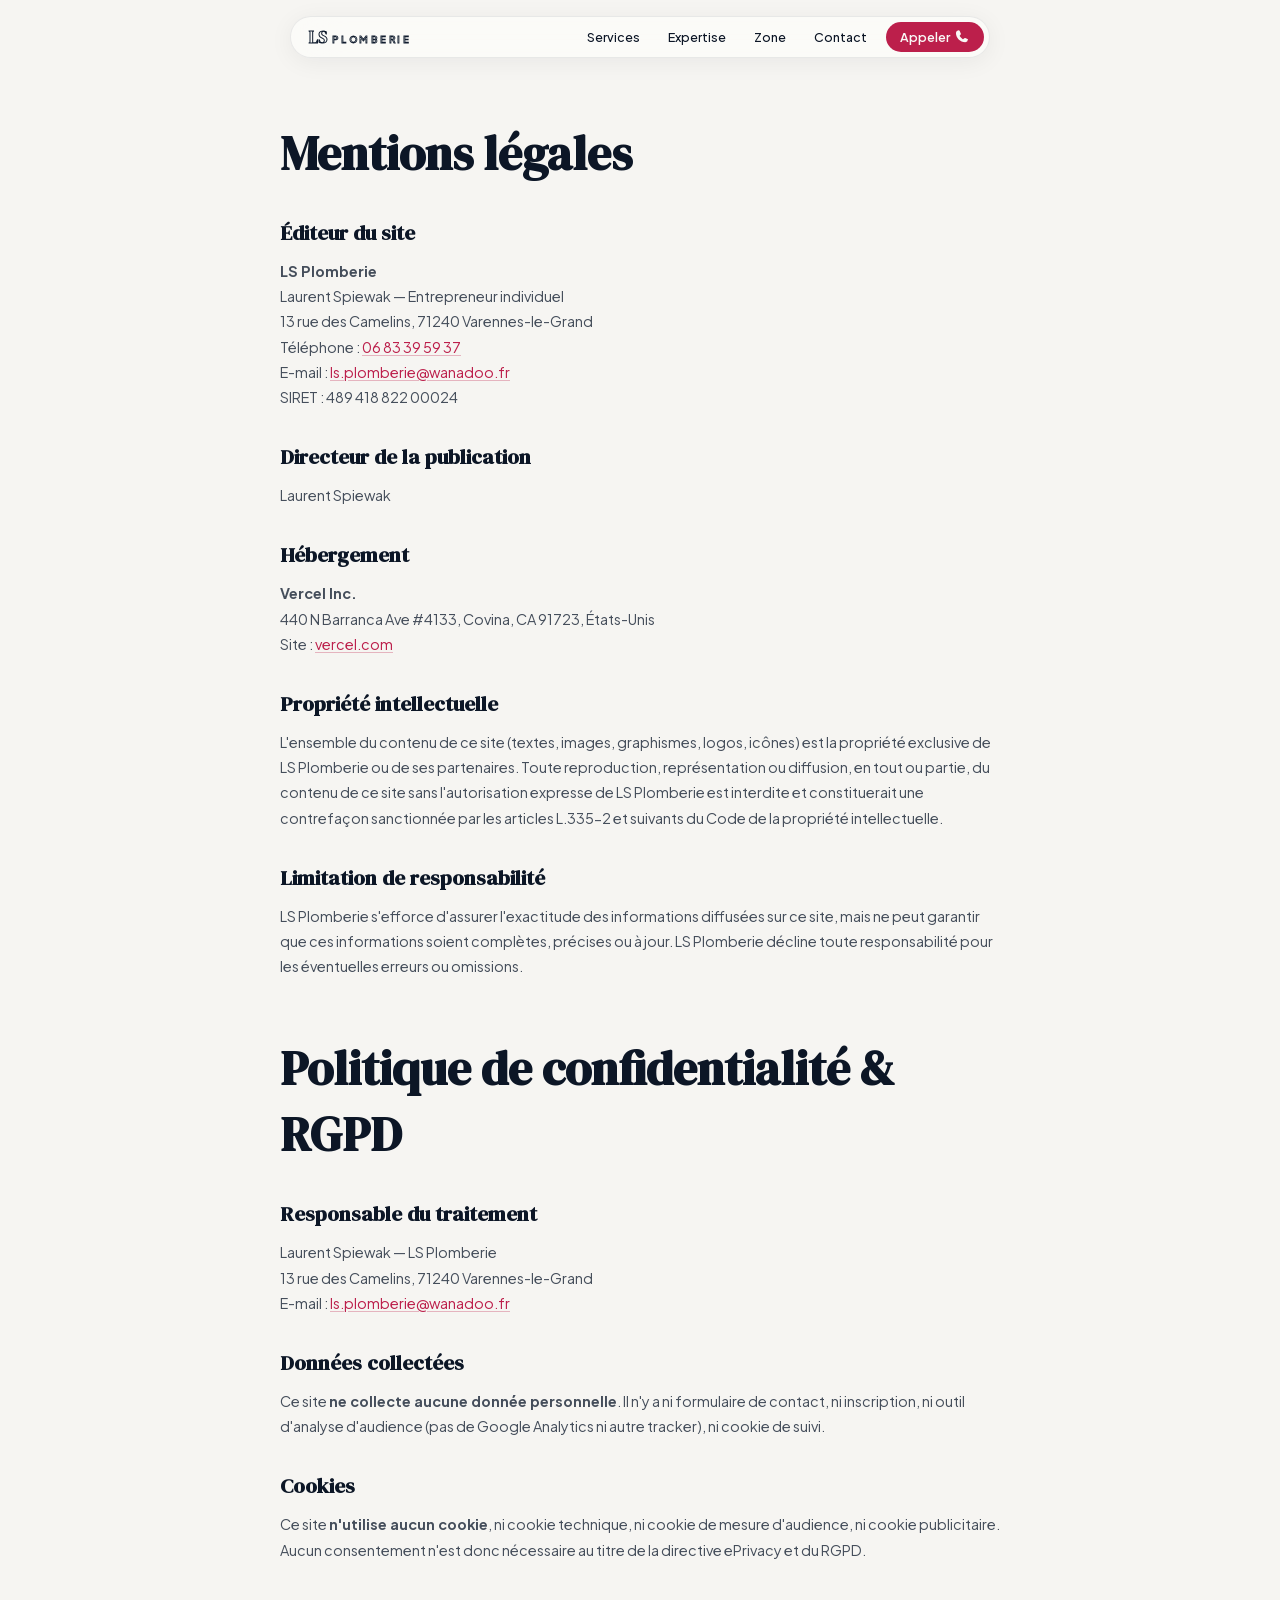
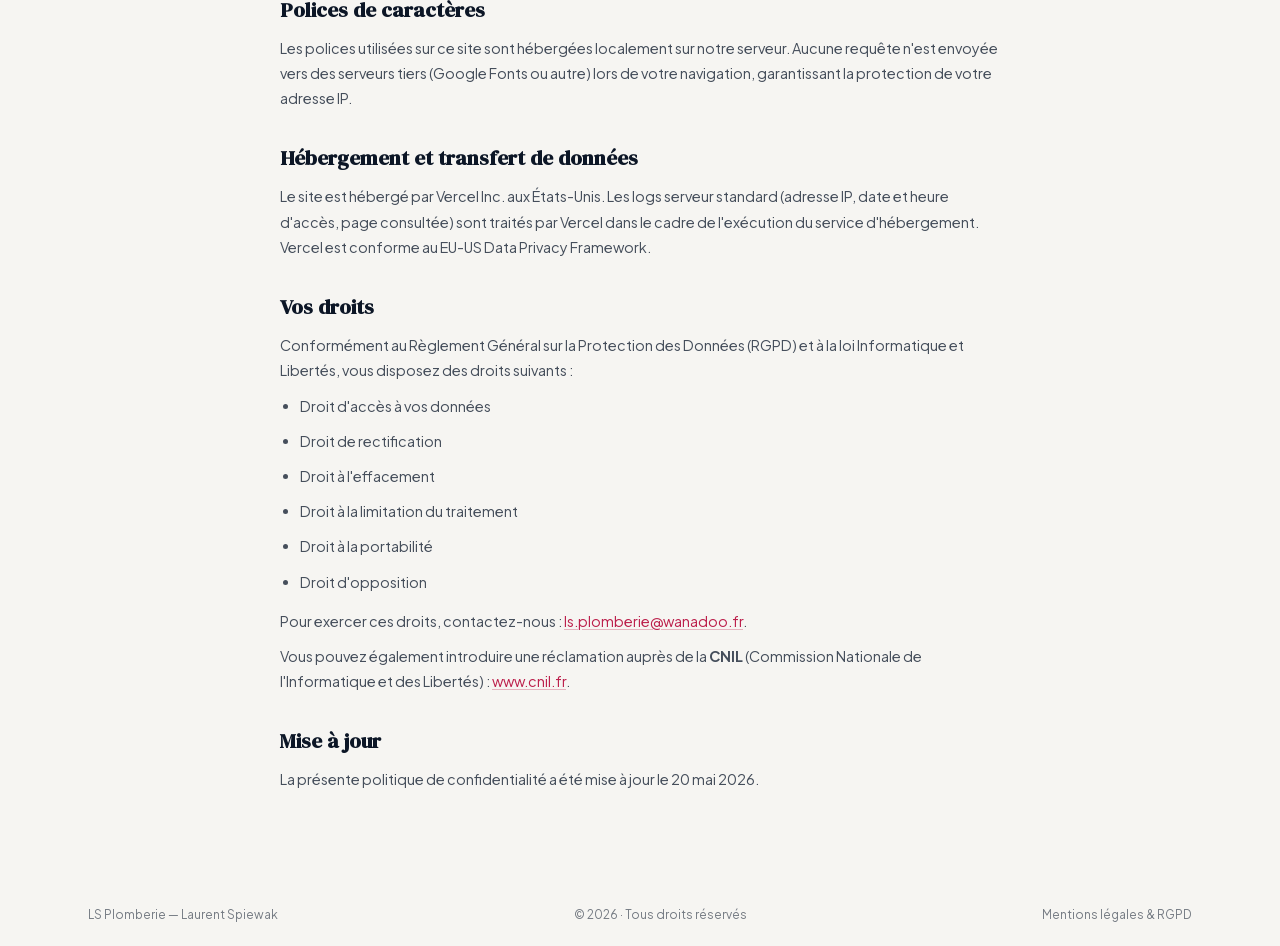
<file: mentions-legales.html>
<!DOCTYPE html>
<html lang="fr">
<head>
  <meta charset="UTF-8">
  <meta name="viewport" content="width=device-width, initial-scale=1.0">
  <title>Mentions l&eacute;gales &amp; RGPD &mdash; LS Plomberie</title>
  <meta name="description" content="Mentions l&eacute;gales, politique de confidentialit&eacute; et RGPD du site LS Plomberie.">
  <meta name="robots" content="noindex">
  <link rel="canonical" href="https://lsplomberie.fr/mentions-legales.html">
  <link rel="icon" href="/favicon.svg" type="image/svg+xml">
  <link rel="stylesheet" href="styles.css">
</head>
<body>

  <nav class="nav visible" id="nav">
    <div class="nav-pill">
      <a href="/" class="nav-logo"><span class="logo-ls">LS</span><span class="logo-plomberie">Plomberie</span></a>
      <div class="nav-links">
        <a href="/#services">Services</a>
        <a href="/#expertise">Expertise</a>
        <a href="/#zone">Zone</a>
        <a href="/#contact">Contact</a>
      </div>
      <a href="tel:0683395937" class="nav-cta">
        <span class="nav-cta-text">Appeler</span>
        <span class="cta-icon-wrap">
          <svg xmlns="http://www.w3.org/2000/svg" width="15" height="15" viewBox="0 0 256 256"><path fill="currentColor" d="M222.37,158.46l-47.11-21.11-.18-.08a16,16,0,0,0-15.18,1.74,8.08,8.08,0,0,0-.74.56L137.58,156.3a3.87,3.87,0,0,1-3.87.27c-7.67-4.15-20.16-15.07-29.48-24.38s-20.24-21.82-24.38-29.49a3.87,3.87,0,0,1,.27-3.87l16.73-21.58a8.08,8.08,0,0,0,.56-.74,16,16,0,0,0,1.74-15.18c0-.06-.05-.12-.08-.18L78.14,14.23A16,16,0,0,0,62.07,4.39,48.14,48.14,0,0,0,16,48c0,88.22,71.78,160,160,160a48.14,48.14,0,0,0,43.61-46.07A16,16,0,0,0,222.37,158.46Z"/></svg>
        </span>
      </a>
      <button class="hamburger" id="hamburger" aria-label="Menu">
        <span></span><span></span>
      </button>
    </div>
  </nav>

  <div class="mobile-menu" id="mobileMenu">
    <div class="mobile-menu-inner">
      <a href="/#services" class="mobile-link">Services</a>
      <a href="/#expertise" class="mobile-link">Expertise</a>
      <a href="/#zone" class="mobile-link">Zone</a>
      <a href="/#contact" class="mobile-link">Contact</a>
      <a href="tel:0683395937" class="mobile-phone">06&nbsp;83&nbsp;39&nbsp;59&nbsp;37</a>
    </div>
  </div>

  <main class="legal-page">
    <div class="container">
      <div class="legal-content">
        <h1>Mentions l&eacute;gales</h1>

        <section>
          <h2>&Eacute;diteur du site</h2>
          <p>
            <strong>LS Plomberie</strong><br>
            Laurent Spiewak &mdash; Entrepreneur individuel<br>
            13 rue des Camelins, 71240 Varennes-le-Grand<br>
            T&eacute;l&eacute;phone&nbsp;: <a href="tel:0683395937">06&nbsp;83&nbsp;39&nbsp;59&nbsp;37</a><br>
            E-mail&nbsp;: <a href="mailto:ls.plomberie@wanadoo.fr">ls.plomberie@wanadoo.fr</a><br>
            SIRET&nbsp;: 489&nbsp;418&nbsp;822&nbsp;00024
          </p>
        </section>

        <section>
          <h2>Directeur de la publication</h2>
          <p>Laurent Spiewak</p>
        </section>

        <section>
          <h2>H&eacute;bergement</h2>
          <p>
            <strong>Vercel Inc.</strong><br>
            440 N Barranca Ave #4133, Covina, CA 91723, &Eacute;tats-Unis<br>
            Site&nbsp;: <a href="https://vercel.com" rel="noopener noreferrer" target="_blank">vercel.com</a>
          </p>
        </section>

        <section>
          <h2>Propri&eacute;t&eacute; intellectuelle</h2>
          <p>
            L'ensemble du contenu de ce site (textes, images, graphismes, logos, ic&ocirc;nes) est la propri&eacute;t&eacute; exclusive de LS Plomberie ou de ses partenaires.
            Toute reproduction, repr&eacute;sentation ou diffusion, en tout ou partie, du contenu de ce site sans l'autorisation expresse de LS Plomberie est interdite et constituerait une contrefa&ccedil;on sanctionn&eacute;e par les articles L.335-2 et suivants du Code de la propri&eacute;t&eacute; intellectuelle.
          </p>
        </section>

        <section>
          <h2>Limitation de responsabilit&eacute;</h2>
          <p>
            LS Plomberie s'efforce d'assurer l'exactitude des informations diffus&eacute;es sur ce site, mais ne peut garantir que ces informations soient compl&egrave;tes, pr&eacute;cises ou &agrave; jour.
            LS Plomberie d&eacute;cline toute responsabilit&eacute; pour les &eacute;ventuelles erreurs ou omissions.
          </p>
        </section>

        <h1 style="margin-top:56px;">Politique de confidentialit&eacute; &amp; RGPD</h1>

        <section>
          <h2>Responsable du traitement</h2>
          <p>
            Laurent Spiewak &mdash; LS Plomberie<br>
            13 rue des Camelins, 71240 Varennes-le-Grand<br>
            E-mail&nbsp;: <a href="mailto:ls.plomberie@wanadoo.fr">ls.plomberie@wanadoo.fr</a>
          </p>
        </section>

        <section>
          <h2>Donn&eacute;es collect&eacute;es</h2>
          <p>
            Ce site <strong>ne collecte aucune donn&eacute;e personnelle</strong>.
            Il n'y a ni formulaire de contact, ni inscription, ni outil d'analyse d'audience (pas de Google Analytics ni autre tracker), ni cookie de suivi.
          </p>
        </section>

        <section>
          <h2>Cookies</h2>
          <p>
            Ce site <strong>n'utilise aucun cookie</strong>, ni cookie technique, ni cookie de mesure d'audience, ni cookie publicitaire.
            Aucun consentement n'est donc n&eacute;cessaire au titre de la directive ePrivacy et du RGPD.
          </p>
        </section>

        <section>
          <h2>Polices de caract&egrave;res</h2>
          <p>
            Les polices utilis&eacute;es sur ce site sont h&eacute;berg&eacute;es localement sur notre serveur.
            Aucune requ&ecirc;te n'est envoy&eacute;e vers des serveurs tiers (Google Fonts ou autre) lors de votre navigation, garantissant la protection de votre adresse IP.
          </p>
        </section>

        <section>
          <h2>H&eacute;bergement et transfert de donn&eacute;es</h2>
          <p>
            Le site est h&eacute;berg&eacute; par Vercel Inc. aux &Eacute;tats-Unis. Les logs serveur standard (adresse IP, date et heure d'acc&egrave;s, page consult&eacute;e) sont trait&eacute;s par Vercel dans le cadre de l'ex&eacute;cution du service d'h&eacute;bergement.
            Vercel est conforme au EU-US Data Privacy Framework.
          </p>
        </section>

        <section>
          <h2>Vos droits</h2>
          <p>
            Conform&eacute;ment au R&egrave;glement G&eacute;n&eacute;ral sur la Protection des Donn&eacute;es (RGPD) et &agrave; la loi Informatique et Libert&eacute;s, vous disposez des droits suivants&nbsp;:
          </p>
          <ul>
            <li>Droit d'acc&egrave;s &agrave; vos donn&eacute;es</li>
            <li>Droit de rectification</li>
            <li>Droit &agrave; l'effacement</li>
            <li>Droit &agrave; la limitation du traitement</li>
            <li>Droit &agrave; la portabilit&eacute;</li>
            <li>Droit d'opposition</li>
          </ul>
          <p>
            Pour exercer ces droits, contactez-nous&nbsp;: <a href="mailto:ls.plomberie@wanadoo.fr">ls.plomberie@wanadoo.fr</a>.
          </p>
          <p>
            Vous pouvez &eacute;galement introduire une r&eacute;clamation aupr&egrave;s de la <strong>CNIL</strong> (Commission Nationale de l'Informatique et des Libert&eacute;s)&nbsp;:
            <a href="https://www.cnil.fr" rel="noopener noreferrer" target="_blank">www.cnil.fr</a>.
          </p>
        </section>

        <section>
          <h2>Mise &agrave; jour</h2>
          <p>
            La pr&eacute;sente politique de confidentialit&eacute; a &eacute;t&eacute; mise &agrave; jour le 20 mai 2026.
          </p>
        </section>

      </div>
    </div>
  </main>

  <footer class="footer" style="position:relative;">
    <div class="container">
      <div class="footer-inner">
        <span>LS Plomberie &mdash; Laurent Spiewak</span>
        <span>&copy; 2026 &middot; Tous droits r&eacute;serv&eacute;s</span>
        <a href="mentions-legales.html" class="footer-legal">Mentions l&eacute;gales &amp; RGPD</a>
      </div>
    </div>
  </footer>

  <script>
    document.getElementById('hamburger').addEventListener('click', function() {
      this.classList.toggle('active');
      document.getElementById('mobileMenu').classList.toggle('active');
    });
    document.querySelectorAll('#mobileMenu a').forEach(function(a) {
      a.addEventListener('click', function() {
        document.getElementById('hamburger').classList.remove('active');
        document.getElementById('mobileMenu').classList.remove('active');
      });
    });
  </script>
</body>
</html>
</file>
<file: styles.css>
/* ============================================
   LS PLOMBERIE — Premium Agency-Tier Styles
   Skills: emil-design-eng + impeccable + high-end-visual-design
   ============================================ */

/* --- Self-hosted fonts (RGPD: no Google Fonts external call) --- */
@font-face {
  font-family: 'Plus Jakarta Sans';
  src: url('fonts/plus-jakarta-sans-latin.woff2') format('woff2');
  font-weight: 300 800;
  font-style: normal;
  font-display: swap;
}
@font-face {
  font-family: 'DM Serif Display';
  src: url('fonts/dm-serif-display-regular.woff2') format('woff2');
  font-weight: 400;
  font-style: normal;
  font-display: swap;
}
@font-face {
  font-family: 'DM Serif Display';
  src: url('fonts/dm-serif-display-italic.woff2') format('woff2');
  font-weight: 400;
  font-style: italic;
  font-display: swap;
}
@font-face {
  font-family: 'JetBrains Mono';
  src: url('fonts/jetbrains-mono-latin.woff2') format('woff2');
  font-weight: 400 500;
  font-style: normal;
  font-display: swap;
}

/* --- Tokens --- */
:root {
  /* OKLCH — Light theme: warm white / rose-red / navy blue */
  --bg:       oklch(0.97 0.004 80);
  --bg-raised:oklch(0.94 0.005 80);
  --bg-card:  oklch(0.99 0.002 80);
  --accent:   oklch(0.52 0.19 12);
  --accent-h: oklch(0.58 0.19 12);
  --accent-soft: oklch(0.52 0.19 12 / 0.08);
  --navy:     oklch(0.22 0.04 260);
  --navy-m:   oklch(0.30 0.04 260);
  --text:     oklch(0.20 0.035 260);
  --text-m:   oklch(0.42 0.025 260);
  --text-d:   oklch(0.58 0.015 260);
  --surface:  oklch(0.20 0.035 260 / 0.04);
  --border:   oklch(0.20 0.035 260 / 0.08);
  --border-h: oklch(0.20 0.035 260 / 0.14);

  --r-xl: 1.5rem;
  --r-lg: 1.25rem;
  --r-md: 0.875rem;
  --r-sm: 0.5rem;

  /* Emil curves */
  --ease: cubic-bezier(0.23, 1, 0.32, 1);
  --ease-io: cubic-bezier(0.77, 0, 0.175, 1);

  --font: 'Plus Jakarta Sans', system-ui, sans-serif;
  --font-d: 'DM Serif Display', Georgia, serif;
  --font-m: 'JetBrains Mono', monospace;
}

/* --- Reset --- */
*, *::before, *::after { margin: 0; padding: 0; box-sizing: border-box; }
html { font-size: 16px; -webkit-text-size-adjust: 100%; }
body {
  font-family: var(--font);
  background: var(--bg);
  color: var(--text);
  -webkit-font-smoothing: antialiased;
  overflow-x: hidden;
}
img { display: block; max-width: 100%; height: auto; }
a { color: inherit; text-decoration: none; }
button { background: none; border: none; color: inherit; cursor: pointer; font: inherit; }

.container { width: 100%; max-width: 1200px; margin: 0 auto; padding: 0 clamp(16px, 4vw, 48px); }

/* --- Splash — carte de visite --- */
.splash {
  position: fixed; inset: 0; z-index: 10000;
  background: var(--bg);
  display: flex; align-items: center; justify-content: center;
  transition: opacity 0.7s var(--ease), visibility 0.7s, transform 0.7s var(--ease);
}
.splash.done { opacity: 0; visibility: hidden; pointer-events: none; transform: scale(1.04); }
.splash-inner { text-align: center; }
.splash-logo { margin-bottom: 24px; }
.splash-ls {
  font-family: var(--font-d); font-size: clamp(3.5rem, 8vw, 6rem);
  color: transparent;
  -webkit-text-stroke: 2px var(--navy);
  font-style: normal; letter-spacing: 0.15em; line-height: 1;
  display: block;
  animation: splashUp 0.8s var(--ease) 0.2s both;
}
.splash-plomberie {
  font-family: var(--font); font-size: clamp(1.4rem, 3.5vw, 2.2rem);
  font-weight: 600; color: transparent;
  -webkit-text-stroke: 1.5px var(--navy);
  text-transform: uppercase; letter-spacing: 0.35em;
  display: block; margin-top: 8px;
  animation: splashUp 0.8s var(--ease) 0.4s both;
}
.splash-line {
  width: 40px; height: 1.5px; background: var(--accent);
  margin: 24px auto; opacity: 0.5;
  animation: splashUp 0.6s var(--ease) 0.55s both;
}
.splash-slogan {
  font-family: var(--font-m); font-size: 0.82rem;
  text-transform: uppercase; letter-spacing: 0.18em;
  color: var(--text-m); margin-bottom: 8px;
  animation: splashUp 0.6s var(--ease) 0.65s both;
}
.splash-location {
  font-size: 1rem; color: var(--text-d);
  animation: splashUp 0.6s var(--ease) 0.75s both;
}
.splash-enter {
  display: inline-flex; align-items: center; gap: 8px;
  margin-top: 40px; padding: 12px 28px;
  background: var(--navy); color: oklch(0.97 0.004 80);
  border-radius: 100px; font-size: 0.82rem; font-weight: 500;
  transition: background 0.25s var(--ease), transform 160ms var(--ease);
  animation: splashUp 0.6s var(--ease) 0.9s both;
}
.splash-enter:hover { background: var(--navy-m); }
.splash-enter:active { transform: scale(0.97); }
@keyframes splashUp {
  from { transform: translateY(18px); opacity: 0; }
  to { transform: none; opacity: 1; }
}

/* --- Nav — floating pill, detached --- */
.nav {
  position: fixed; top: 0; left: 0; right: 0; z-index: 1000;
  padding: 16px 20px;
  opacity: 0; transition: padding 0.3s var(--ease), opacity 0.4s var(--ease);
}
.nav.visible { opacity: 1; }
.nav.scrolled { padding: 10px 20px; }
.nav-pill {
  display: flex; align-items: center; gap: 6px;
  max-width: 700px; margin: 0 auto;
  background: oklch(0.99 0.002 80 / 0.75);
  backdrop-filter: blur(24px) saturate(1.5);
  -webkit-backdrop-filter: blur(24px) saturate(1.5);
  border: 1px solid var(--border);
  border-radius: 100px;
  padding: 5px 5px 5px 18px;
  box-shadow: 0 4px 24px oklch(0.20 0.035 260 / 0.06);
  transition: background 0.25s, border-color 0.25s, box-shadow 0.25s;
}
.nav.scrolled .nav-pill { background: oklch(0.99 0.002 80 / 0.92); border-color: var(--border-h); box-shadow: 0 8px 32px oklch(0.20 0.035 260 / 0.1); }
.nav-logo { font-family: var(--font-d); font-size: 1.1rem; white-space: nowrap; margin-right: auto; display: flex; align-items: baseline; gap: 4px; }
.logo-ls { color: transparent; -webkit-text-stroke: 1px var(--navy); }
.logo-plomberie { font-family: var(--font); font-weight: 600; font-size: 0.58rem; color: transparent; -webkit-text-stroke: 0.8px var(--navy); text-transform: uppercase; letter-spacing: 0.3em; }
.nav-links { display: flex; gap: 2px; }
.nav-links a {
  font-size: 0.78rem; font-weight: 500; padding: 7px 13px;
  border-radius: 100px; transition: background 0.2s var(--ease);
}
.nav-links a:hover { background: var(--surface); }
.nav-cta {
  display: flex; align-items: center; gap: 5px;
  background: var(--accent); color: oklch(0.98 0.003 80);
  padding: 7px 14px; border-radius: 100px;
  font-size: 0.78rem; font-weight: 600; white-space: nowrap;
  transition: background 0.2s var(--ease), transform 160ms var(--ease);
}
.nav-cta:active { transform: scale(0.97); }
.nav-cta:hover { background: var(--accent-h); }
.cta-icon-wrap { display: flex; }

.hamburger { display: none; width: 34px; height: 34px; position: relative; flex-shrink: 0; }
.hamburger span {
  position: absolute; left: 7px; right: 7px; height: 1.5px;
  background: var(--navy); border-radius: 2px;
  transition: transform 0.3s var(--ease), opacity 0.2s;
}
.hamburger span:first-child { top: 12px; }
.hamburger span:last-child { top: 20px; }
.hamburger.active span:first-child { transform: translateY(4px) rotate(45deg); }
.hamburger.active span:last-child { transform: translateY(-4px) rotate(-45deg); }

/* Mobile menu */
.mobile-menu {
  position: fixed; inset: 0; z-index: 999;
  background: oklch(0.22 0.04 260 / 0.96);
  backdrop-filter: blur(40px);
  display: flex; align-items: center; justify-content: center;
  opacity: 0; visibility: hidden; transition: opacity 0.35s, visibility 0.35s;
}
.mobile-menu.active { opacity: 1; visibility: visible; }
.mobile-menu-inner { text-align: center; }
.mobile-link {
  display: block; font-family: var(--font-d); font-size: 2.2rem; margin-bottom: 14px;
  color: oklch(0.97 0.004 80);
  opacity: 0; transform: translateY(16px);
  transition: opacity 0.35s var(--ease), transform 0.35s var(--ease);
}
.mobile-menu.active .mobile-link { opacity: 1; transform: none; }
.mobile-menu.active .mobile-link:nth-child(1) { transition-delay: 80ms; }
.mobile-menu.active .mobile-link:nth-child(2) { transition-delay: 130ms; }
.mobile-menu.active .mobile-link:nth-child(3) { transition-delay: 180ms; }
.mobile-menu.active .mobile-link:nth-child(4) { transition-delay: 230ms; }
.mobile-phone {
  display: inline-block; margin-top: 28px;
  font-family: var(--font-m); font-size: 1rem; color: oklch(0.97 0.004 80);
  padding: 10px 24px; border: 1px solid oklch(0.97 0.004 80 / 0.2);
  border-radius: 100px;
  opacity: 0; transform: translateY(16px);
  transition: opacity 0.35s 0.28s var(--ease), transform 0.35s 0.28s var(--ease), border-color 0.25s;
}
.mobile-menu.active .mobile-phone { opacity: 1; transform: none; }

/* --- Sections --- */
.section { position: relative; overflow: hidden; }
.section-services,
.section-zone,
.section-contact { padding: clamp(80px, 12vw, 160px) 0; }

/* --- Hero --- */
.hero { min-height: 100vh; min-height: 100dvh; display: flex; align-items: center; }
.hero-bg { position: absolute; inset: 0; }
.hero-bg-img {
  width: 100%; height: 120%; object-fit: cover; position: absolute; top: -10%;
  will-change: transform;
  animation: kenBurns 20s var(--ease) infinite alternate;
}
@keyframes kenBurns {
  0%   { transform: scale(1.05) translate(0, 0); }
  100% { transform: scale(1.15) translate(-1.5%, -1%); }
}
.hero-overlay { position: absolute; inset: 0; background: linear-gradient(to bottom, oklch(0.20 0.04 260 / 0.7) 0%, oklch(0.20 0.04 260 / 0.82) 60%, var(--bg) 100%); }
.hero-content { position: relative; z-index: 1; padding-top: 100px; }
.hero-text { max-width: 640px; }
/* Section tag */
.section-tag {
  display: inline-flex; align-items: center;
  font-family: var(--font-m); font-size: 0.75rem; font-weight: 500;
  text-transform: uppercase; letter-spacing: 0.15em;
  color: var(--accent); margin-bottom: 18px;
}
.tag-num, .tag-dash { display: none; }

/* On dark overlays (hero, expertise) */
.hero .section-tag { color: oklch(0.90 0.008 260); }
.section-tag-light { color: oklch(0.80 0.01 12); }
.hero-title {
  font-family: var(--font-d); font-size: clamp(2.8rem, 6.5vw, 5rem);
  font-weight: 400; line-height: 1.06; margin-bottom: 24px;
}
.line { display: block; }
.line-accent { color: var(--accent); font-style: italic; }
.hero-desc { font-size: 1rem; line-height: 1.7; color: oklch(0.82 0.008 260); max-width: 480px; margin-bottom: 36px; text-shadow: 0 1px 8px oklch(0.15 0.04 260 / 0.5); }
.hero-content { color: oklch(0.97 0.004 80); }
.hero-title { color: oklch(0.97 0.004 80); }
.hero-actions { display: flex; align-items: center; gap: 14px; flex-wrap: wrap; }

/* Scroll cue */
.scroll-cue {
  position: absolute; bottom: 32px; left: 50%; transform: translateX(-50%);
  display: flex; flex-direction: column; align-items: center; gap: 10px;
  color: var(--text-d); z-index: 2;
}
.scroll-cue-line { width: 1px; height: 40px; background: var(--text-d); animation: scrollPulse 2.5s infinite; }
@keyframes scrollPulse {
  0%, 100% { opacity: 0.2; transform: scaleY(0.5); transform-origin: top; }
  50% { opacity: 0.7; transform: scaleY(1); }
}
.scroll-cue span { font-size: 0.58rem; text-transform: uppercase; letter-spacing: 0.2em; font-family: var(--font-m); }

/* --- Buttons — button-in-button trailing icon (high-end skill) --- */
.btn-primary {
  display: inline-flex; align-items: center; gap: 8px;
  background: var(--accent); color: oklch(0.98 0.003 80);
  padding: 13px 14px 13px 24px; border-radius: 100px;
  font-weight: 600; font-size: 0.9rem;
  transition: background 0.2s var(--ease), transform 160ms var(--ease);
}
.btn-primary:active { transform: scale(0.97); }
.btn-primary:hover { background: var(--accent-h); }
.btn-trailing {
  display: flex; align-items: center; justify-content: center;
  width: 32px; height: 32px; border-radius: 50%;
  background: oklch(0.98 0.003 80 / 0.2);
  transition: transform 0.25s var(--ease);
}
.btn-primary:hover .btn-trailing { transform: translate(2px, -1px) scale(1.05); }

.btn-light { background: var(--navy); color: oklch(0.97 0.004 80); }
.btn-light:hover { background: var(--navy-m); }
.btn-light .btn-trailing { background: oklch(0.97 0.004 80 / 0.15); }

.btn-ghost {
  display: inline-flex; align-items: center;
  padding: 13px 22px; border: 1px solid var(--border);
  border-radius: 100px; font-size: 0.85rem; font-weight: 500;
  transition: border-color 0.2s var(--ease), background 0.2s var(--ease), transform 160ms var(--ease);
}
.btn-ghost:active { transform: scale(0.97); }
.btn-ghost:hover { border-color: var(--border-h); background: var(--surface); }
/* Ghost on dark backgrounds (hero, CTA) */
.btn-ghost-light { border-color: oklch(0.97 0.004 80 / 0.25); color: oklch(0.97 0.004 80); }
.btn-ghost-light:hover { background: oklch(0.97 0.004 80 / 0.1); border-color: oklch(0.97 0.004 80 / 0.4); }

/* --- Section header --- */
.section-intro { margin-bottom: 56px; }
.section-title {
  font-family: var(--font-d); font-size: clamp(2.4rem, 5vw, 3.8rem);
  font-weight: 400; line-height: 1.1;
}
.section-title-light { color: var(--text); }

/* --- Services — double-bezel card architecture --- */
.section-services { background: linear-gradient(175deg, var(--bg) 0%, oklch(0.95 0.006 80) 100%); }
.services-grid { display: grid; grid-template-columns: repeat(2, 1fr); gap: 20px; }

/* Double-bezel: outer shell + inner core */
.card-shell {
  background: var(--surface);
  border: 1px solid var(--border);
  border-radius: var(--r-xl);
  padding: 6px;
  transition: border-color 0.25s var(--ease);
}
.card-shell:hover { border-color: var(--border-h); }
.card-inner {
  background: var(--bg-card);
  border-radius: calc(var(--r-xl) - 6px);
  overflow: hidden;
  box-shadow: 0 4px 20px oklch(0.20 0.035 260 / 0.06), inset 0 1px 0 oklch(0.99 0.002 80 / 0.8);
}
.card-visual { height: 200px; overflow: hidden; position: relative; }
.card-visual img { width: 100%; height: 100%; object-fit: cover; transition: transform 0.5s var(--ease); }
.card-shell:hover .card-visual img { transform: scale(1.04); }

/* Reveal rideau — bloc accent qui glisse */
.card-visual::after {
  content: ''; position: absolute; inset: 0;
  background: var(--accent);
  transform-origin: right;
  transform: scaleX(1);
  transition: transform 0.9s cubic-bezier(0.77, 0, 0.175, 1);
  z-index: 1;
}
.anim.visible .card-visual::after {
  transform: scaleX(0);
}

/* 3D Shine overlay — follows mouse via JS */
.card-inner { position: relative; }
.card-shine {
  position: absolute; inset: 0; z-index: 2; pointer-events: none;
  border-radius: calc(var(--r-xl) - 6px);
  background: radial-gradient(circle 280px at var(--shine-x, 50%) var(--shine-y, 50%),
    oklch(0.97 0.004 80 / 0.25) 0%, transparent 70%);
  opacity: 0; transition: opacity 0.4s var(--ease);
}
.card-shell:hover .card-shine { opacity: 1; }

.card-body { padding: 26px; }
.card-body h3 { font-family: var(--font-d); font-size: 1.4rem; margin-bottom: 10px; }
.card-body p { font-size: 0.85rem; line-height: 1.6; color: var(--text-m); margin-bottom: 14px; }
.tags { display: flex; flex-wrap: wrap; gap: 6px; }
.tags span {
  font-size: 0.68rem; font-weight: 500; padding: 4px 11px;
  border-radius: 100px; background: var(--surface); color: var(--text-m);
  letter-spacing: 0.02em;
}

/* --- Expertise --- */
.section-expertise { padding: clamp(80px, 12vw, 160px) 0; position: relative; }
.expertise-bg { position: absolute; inset: 0; }
.expertise-bg-img { width: 100%; height: 120%; object-fit: cover; position: absolute; top: -10%; will-change: transform; }
.expertise-overlay { position: absolute; inset: 0; background: linear-gradient(to bottom, var(--bg) 0%, oklch(0.20 0.04 260 / 0.92) 15%, oklch(0.20 0.04 260 / 0.86) 100%); }
.section-expertise .container { position: relative; z-index: 1; }
.expertise-layout { display: grid; grid-template-columns: 1fr 1fr; gap: 72px; align-items: center; margin-bottom: 56px; }
.expertise-desc { font-size: 0.92rem; line-height: 1.7; color: oklch(0.80 0.008 260); max-width: 400px; margin-top: 18px; text-shadow: 0 1px 6px oklch(0.15 0.04 260 / 0.6); }
.section-expertise .section-title { color: oklch(0.97 0.004 80); }

/* Stats — clean cards */
.stats-grid { display: grid; grid-template-columns: 1fr 1fr; gap: 14px; }
.stat-shell {
  background: oklch(0.97 0.004 80 / 0.08);
  border: 1px solid oklch(0.97 0.004 80 / 0.12);
  border-radius: var(--r-lg);
  padding: 0;
  transition: border-color 0.25s var(--ease), background 0.25s var(--ease);
}
.stat-shell:hover { border-color: oklch(0.97 0.004 80 / 0.22); background: oklch(0.97 0.004 80 / 0.12); }
.stat-inner {
  padding: 32px 24px;
  text-align: center;
}
.stat-row { display: flex; align-items: baseline; justify-content: center; white-space: nowrap; }
.stat-num { font-family: var(--font-d); font-size: 2.6rem; line-height: 1; color: oklch(0.97 0.004 80); }
.stat-suffix { font-family: var(--font-d); font-size: 2.6rem; font-weight: 400; color: var(--accent); margin-left: 3px; }
.stat-plus { font-family: var(--font); font-weight: 800; }
.stat-label { display: block; font-size: 0.72rem; color: oklch(0.80 0.008 260); margin-top: 8px; text-transform: uppercase; letter-spacing: 0.08em; }

/* Features */
.features-row { display: grid; grid-template-columns: repeat(4, 1fr); gap: 14px; }
.feature {
  padding: 26px 22px;
  border: 1px solid oklch(0.97 0.004 80 / 0.1);
  border-radius: var(--r-md);
  transition: border-color 0.25s var(--ease), background 0.25s var(--ease);
}
.feature:hover { border-color: oklch(0.97 0.004 80 / 0.2); background: oklch(0.97 0.004 80 / 0.05); }
.feature h4 { font-size: 0.88rem; font-weight: 600; margin-bottom: 5px; color: oklch(0.97 0.004 80); }
.feature p { font-size: 0.75rem; color: oklch(0.70 0.01 260); line-height: 1.5; }

/* --- Zone --- */
.section-zone { background: linear-gradient(170deg, oklch(0.95 0.006 80) 0%, oklch(0.94 0.008 260) 50%, oklch(0.96 0.005 80) 100%); }
.zone-layout { display: grid; grid-template-columns: 1fr 1.2fr; gap: 72px; align-items: center; }
.zone-desc { font-size: 0.92rem; line-height: 1.7; color: var(--text-m); max-width: 380px; margin-top: 18px; }
.zone-card-shell { padding: 6px; }
.zone-card { position: relative; aspect-ratio: 4/3; }
.zone-img { width: 100%; height: 100%; object-fit: cover; border-radius: calc(var(--r-xl) - 6px); }

/* Reveal rideau zone */
.zone-card { overflow: hidden; }
.zone-card::before {
  content: ''; position: absolute; inset: 0;
  background: var(--accent);
  transform-origin: right;
  transform: scaleX(1);
  transition: transform 1s cubic-bezier(0.77, 0, 0.175, 1);
  z-index: 1; border-radius: calc(var(--r-xl) - 6px);
}
.anim.visible .zone-card::before {
  transform: scaleX(0);
}
.zone-overlay {
  position: absolute; inset: 0;
  border-radius: calc(var(--r-xl) - 6px);
  background: linear-gradient(to top, oklch(0.20 0.04 260 / 0.85) 0%, oklch(0.20 0.04 260 / 0.15) 100%);
  display: flex; align-items: flex-end; padding: 28px;
}
.zone-cities { display: flex; flex-wrap: wrap; gap: 7px; }
.city {
  font-size: 0.73rem; padding: 5px 13px; border-radius: 100px;
  background: oklch(0.97 0.004 80 / 0.12); backdrop-filter: blur(6px);
  white-space: nowrap; transition: background 0.2s var(--ease);
  color: oklch(0.97 0.004 80);
}
.city-main { background: oklch(0.52 0.19 12 / 0.4); font-weight: 600; }
.city-accent { background: var(--accent); font-weight: 600; }

/* --- CTA --- */
.section-cta { text-align: center; padding: clamp(80px, 12vw, 160px) 0; }
.cta-bg { position: absolute; inset: 0; }
.cta-bg-img { width: 100%; height: 120%; object-fit: cover; position: absolute; top: -10%; will-change: transform; }
.cta-overlay { position: absolute; inset: 0; background: linear-gradient(to bottom, oklch(0.20 0.04 260 / 0.42) 0%, oklch(0.20 0.04 260 / 0.60) 100%); }
.section-cta .container { position: relative; z-index: 1; }
.cta-content { max-width: 560px; margin: 0 auto; }
.cta-title { font-family: var(--font-d); font-size: clamp(1.9rem, 3.8vw, 3rem); margin-bottom: 14px; color: oklch(0.97 0.004 80); }
.cta-content > p { color: oklch(0.82 0.008 260); font-size: 0.95rem; line-height: 1.6; margin-bottom: 30px; text-shadow: 0 1px 6px oklch(0.15 0.04 260 / 0.5); }
.cta-actions { display: flex; align-items: center; justify-content: center; gap: 14px; flex-wrap: wrap; }

/* --- Contact — Centered CTA --- */
.section-contact { background: linear-gradient(175deg, oklch(0.96 0.005 80) 0%, var(--bg) 100%); }

.contact-center {
  text-align: center;
  max-width: 600px;
  margin: 0 auto 56px;
}
.contact-center .section-tag { margin-bottom: 20px; }

.contact-title {
  font-family: var(--font-d);
  font-size: clamp(2.2rem, 5vw, 3.6rem);
  font-weight: 400;
  line-height: 1.1;
  color: var(--text);
  margin-bottom: 18px;
}
.contact-desc {
  font-size: 0.95rem;
  line-height: 1.7;
  color: var(--text-m);
  max-width: 460px;
  margin: 0 auto 36px;
}

/* Big phone CTA button */
.contact-cta {
  display: inline-flex;
  align-items: center;
  gap: 12px;
  background: var(--accent);
  color: oklch(0.98 0.003 80);
  padding: 18px 18px 18px 28px;
  border-radius: 100px;
  font-family: var(--font-d);
  font-size: clamp(1.4rem, 3vw, 1.9rem);
  text-decoration: none;
  transition: background 0.25s var(--ease), transform 160ms var(--ease), box-shadow 0.3s var(--ease);
}
.contact-cta:hover {
  background: var(--accent-h);
  transform: translateY(-2px);
  box-shadow: 0 12px 40px oklch(0.52 0.19 12 / 0.25);
}
.contact-cta:active { transform: scale(0.98); }

.contact-cta-icon {
  display: flex;
  align-items: center;
  justify-content: center;
  width: 44px; height: 44px;
  border-radius: 50%;
  background: oklch(0.98 0.003 80 / 0.18);
  flex-shrink: 0;
  transition: background 0.25s var(--ease);
}
.contact-cta:hover .contact-cta-icon { background: oklch(0.98 0.003 80 / 0.28); }

.contact-cta-arrow {
  display: flex;
  align-items: center;
  justify-content: center;
  width: 40px; height: 40px;
  border-radius: 50%;
  background: oklch(0.98 0.003 80 / 0.15);
  flex-shrink: 0;
  transition: transform 0.3s var(--ease), background 0.25s var(--ease);
}
.contact-cta:hover .contact-cta-arrow {
  transform: translate(2px, -2px) scale(1.06);
  background: oklch(0.98 0.003 80 / 0.25);
}

/* Email link under CTA */
.contact-email {
  display: inline-flex;
  align-items: center;
  gap: 8px;
  margin-top: 20px;
  padding: 11px 24px;
  border: 1px solid var(--border);
  border-radius: 100px;
  font-size: 0.88rem;
  font-weight: 500;
  color: var(--text);
  transition: border-color 0.25s var(--ease), background 0.25s var(--ease), transform 160ms var(--ease);
}
.contact-email:hover {
  border-color: var(--border-h);
  background: var(--surface);
  transform: translateY(-1px);
}
.contact-email svg { color: var(--accent); flex-shrink: 0; }

/* Info row — address, hours, devis */
.contact-info-row {
  display: flex;
  align-items: center;
  justify-content: center;
  gap: 28px;
  padding: 28px 32px;
  background: var(--surface);
  border: 1px solid var(--border);
  border-radius: var(--r-xl);
  max-width: 740px;
  margin: 0 auto;
}
.contact-info-item { text-align: center; }
.contact-info-label {
  display: block;
  font-family: var(--font-m);
  font-size: 0.62rem;
  text-transform: uppercase;
  letter-spacing: 0.15em;
  color: var(--accent);
  margin-bottom: 5px;
  font-weight: 500;
}
.contact-info-val {
  font-size: 0.82rem;
  color: var(--text-m);
  line-height: 1.5;
}
.contact-info-sep {
  width: 1px;
  height: 36px;
  background: var(--border);
  flex-shrink: 0;
}

/* --- Testimonials — Auto-scroll carousel --- */
.section-testi {
  position: relative;
  padding: clamp(80px, 12vw, 160px) 0 clamp(60px, 8vw, 100px);
  overflow: hidden;
}
.testi-bg { position: absolute; inset: 0; }
.testi-bg-img { width: 100%; height: 120%; object-fit: cover; position: absolute; top: -10%; will-change: transform; }
.testi-overlay { position: absolute; inset: 0; background: linear-gradient(to bottom, oklch(0.20 0.04 260 / 0.72) 0%, oklch(0.20 0.04 260 / 0.82) 100%); }
.testi-subtitle {
  font-size: 0.85rem; color: oklch(0.75 0.01 260); margin-top: 10px;
}
.testi-overflow {
  position: relative; z-index: 1;
  overflow: hidden;
  margin: 48px 0 56px;
  mask-image: linear-gradient(to right, transparent 0%, black 8%, black 92%, transparent 100%);
  -webkit-mask-image: linear-gradient(to right, transparent 0%, black 8%, black 92%, transparent 100%);
}
.testi-track {
  display: flex;
  gap: 18px;
  width: max-content;
  will-change: transform;
}
.testi-card {
  flex-shrink: 0;
  width: 320px;
  background: var(--surface);
  border: 1px solid var(--border);
  border-radius: var(--r-xl);
  padding: 6px;
  cursor: pointer;
  transition: transform 0.2s ease, box-shadow 0.2s ease;
}
.testi-card:active { transform: scale(0.97); }

.testi-card > * {
  background: var(--bg-card);
  border-radius: calc(var(--r-xl) - 6px);
}
/* Override — inner content area */
.testi-card {
  display: flex; flex-direction: column;
}
.testi-card > .testi-stars,
.testi-card > .testi-text,
.testi-card > .testi-author { background: none; border-radius: 0; }
.testi-card {
  padding: 28px 24px;
  background: oklch(0.97 0.004 80 / 0.08);
  border: 1px solid oklch(0.97 0.004 80 / 0.12);
  backdrop-filter: blur(8px);
  -webkit-backdrop-filter: blur(8px);
}
.testi-stars {
  color: oklch(0.72 0.17 70);
  font-size: 0.9rem;
  letter-spacing: 2px;
  margin-bottom: 14px;
}
.testi-text {
  font-size: 0.88rem;
  line-height: 1.65;
  color: oklch(0.92 0.005 80);
  flex: 1;
  margin-bottom: 18px;
}
.testi-author {
  display: flex;
  justify-content: space-between;
  align-items: center;
  font-size: 0.75rem;
}
.testi-author strong {
  color: oklch(0.95 0.004 80);
  font-weight: 600;
}
.testi-author span {
  color: oklch(0.65 0.01 260);
  font-family: var(--font-m);
  font-size: 0.65rem;
}

/* --- Partenaires / Certifications — Light section --- */
.section-certif {
  padding: clamp(60px, 8vw, 100px) 0;
  background: linear-gradient(175deg, var(--bg) 0%, oklch(0.95 0.006 80) 100%);
}
.certif-section {
  padding-top: 0;
}
.certif-header {
  text-align: center;
  margin-bottom: 32px;
}
.certif-title {
  font-family: var(--font-d);
  font-size: clamp(1.8rem, 3.5vw, 2.6rem);
  color: var(--text);
  display: block;
  margin-bottom: 10px;
}
.certif-desc {
  font-size: 0.88rem;
  color: var(--text-m);
  max-width: 420px;
  margin: 0 auto;
  line-height: 1.65;
}
.certif-grid {
  display: grid;
  grid-template-columns: repeat(3, 1fr);
  gap: 20px;
  max-width: 720px;
  margin: 0 auto;
}
.certif-card {
  background: var(--surface);
  border: 1px solid var(--border);
  border-radius: var(--r-xl);
  padding: 5px;
  transition: border-color 0.3s var(--ease), transform 0.35s var(--ease), box-shadow 0.35s var(--ease);
}
.certif-card:hover { border-color: var(--border-h); transform: translateY(-3px); box-shadow: 0 8px 28px oklch(0.20 0.035 260 / 0.08); }
.certif-card-inner {
  background: var(--bg-card);
  border-radius: calc(var(--r-xl) - 5px);
  padding: 28px 20px;
  text-align: center;
  display: flex;
  flex-direction: column;
  align-items: center;
  justify-content: center;
  min-height: 180px;
}
.certif-logo {
  height: 80px;
  width: auto;
  max-width: 160px;
  object-fit: contain;
  margin-bottom: 14px;
}
.certif-name {
  display: block;
  font-family: var(--font-d);
  font-size: 1.1rem;
  color: var(--text);
  margin-bottom: 4px;
}
.certif-sub {
  display: block;
  font-size: 0.75rem;
  color: var(--text-m);
  line-height: 1.4;
}
.certif-type {
  display: none;
}
.certif-info {
  display: none;
}

/* --- Film Grain Overlay (physical paper feel) --- */
.grain {
  position: fixed; inset: 0; z-index: 9000;
  pointer-events: none;
  opacity: 0.028;
  background-image: url("data:image/svg+xml,%3Csvg viewBox='0 0 256 256' xmlns='http://www.w3.org/2000/svg'%3E%3Cfilter id='noise'%3E%3CfeTurbulence type='fractalNoise' baseFrequency='0.9' numOctaves='4' stitchTiles='stitch'/%3E%3C/filter%3E%3Crect width='100%25' height='100%25' filter='url(%23noise)'/%3E%3C/svg%3E");
  background-repeat: repeat;
  background-size: 180px 180px;
}

/* --- Marquee Ticker --- */
.marquee {
  overflow: hidden;
  padding: 28px 0;
  background: var(--bg);
  border-top: 1px solid var(--border);
  border-bottom: 1px solid var(--border);
}
.marquee-track {
  display: flex;
  align-items: center;
  gap: 0;
  width: max-content;
  animation: marqueeScroll 25s linear infinite;
}
.marquee-reverse .marquee-track {
  animation-direction: reverse;
  animation-duration: 30s;
}
.marquee-item {
  font-family: var(--font-d);
  font-size: clamp(1.6rem, 3vw, 2.8rem);
  font-weight: 400;
  color: var(--text);
  white-space: nowrap;
  padding: 0 24px;
  opacity: 0.7;
  transition: opacity 0.3s;
}
.marquee-item:hover { opacity: 1; }
.marquee-dot {
  width: 6px; height: 6px; border-radius: 50%;
  background: var(--accent);
  flex-shrink: 0;
  opacity: 0.5;
}
@keyframes marqueeScroll {
  0% { transform: translateX(0); }
  100% { transform: translateX(-50%); }
}

/* Brands marquee — reverse direction, white bg, color logos */
.marquee-brands {
  background: #fff;
  border-top: 1px solid oklch(0.90 0.006 80);
  border-bottom: 1px solid oklch(0.90 0.006 80);
  padding: 22px 0;
}
.marquee-brands .marquee-track {
  animation-direction: reverse;
  animation-duration: 30s;
}
.brand-logo-wrap {
  display: flex;
  align-items: center;
  justify-content: center;
  padding: 0 36px;
}
.brand-logo {
  height: 36px;
  width: auto;
  max-width: 130px;
  object-fit: contain;
  opacity: 0.7;
  transition: opacity 0.35s var(--ease);
}
.brand-logo-wrap:hover .brand-logo { opacity: 1; }
.brand-logo-named {
  gap: 10px;
}
.brand-name {
  font-family: var(--font);
  font-weight: 700;
  font-size: 1.1rem;
  color: var(--text);
  opacity: 0.7;
  letter-spacing: 0.02em;
  transition: opacity 0.35s var(--ease);
}
.brand-logo-named:hover .brand-name { opacity: 1; }
.marquee-brands .marquee-dot {
  background: var(--accent);
  opacity: 0.3;
}

/* --- Sticky Pin Section (Apple-style) --- */
.section-sticky {
  position: relative;
  padding: 0;
  overflow: visible;
  background: var(--bg);
}
.sticky-wrap {
  display: grid;
  grid-template-columns: 1fr 1fr;
  position: relative;
}
.sticky-left {
  position: sticky;
  top: 0;
  height: 100vh;
  display: flex;
  align-items: center;
  padding: 0 clamp(24px, 5vw, 80px);
}
.sticky-text {
  max-width: 420px;
}
.sticky-eyebrow {
  font-family: var(--font-m);
  font-size: 0.72rem;
  text-transform: uppercase;
  letter-spacing: 0.15em;
  color: var(--accent);
  margin-bottom: 18px;
}
.sticky-heading {
  font-family: var(--font-d);
  font-size: clamp(2.2rem, 4.5vw, 3.6rem);
  font-weight: 400;
  line-height: 1.08;
  color: var(--text);
  margin-bottom: 20px;
}
.sticky-desc {
  font-size: 0.92rem;
  line-height: 1.7;
  color: var(--text-m);
  max-width: 360px;
}
.sticky-right {
  position: relative;
  padding: 0 clamp(24px, 5vw, 80px);
}
.sticky-step {
  height: 100vh;
  display: flex;
  align-items: center;
  justify-content: center;
}
.sticky-card-wrap {
  background: var(--surface);
  border: 1px solid var(--border);
  border-radius: var(--r-xl);
  padding: 6px;
  max-width: 400px;
  width: 100%;
  opacity: 0;
  transform: translateY(40px) scale(0.95);
  transition: opacity 0.7s var(--ease), transform 0.7s var(--ease);
}
.sticky-step.active .sticky-card-wrap {
  opacity: 1;
  transform: none;
}
.sticky-card {
  background: var(--bg-card);
  border-radius: calc(var(--r-xl) - 6px);
  padding: 40px 32px;
  box-shadow: 0 4px 24px oklch(0.20 0.035 260 / 0.06), inset 0 1px 0 oklch(0.99 0.002 80 / 0.8);
}
.sticky-icon {
  width: 56px; height: 56px; border-radius: 16px;
  background: var(--accent-soft);
  display: flex; align-items: center; justify-content: center;
  color: var(--accent);
  margin-bottom: 20px;
}
.sticky-card-img { padding: 0; overflow: hidden; }
.sticky-card-visual {
  height: 180px;
  overflow: hidden;
}
.sticky-card-visual img {
  width: 100%; height: 100%; object-fit: cover;
  transition: transform 0.5s var(--ease);
}
.sticky-step.active .sticky-card-visual img { transform: scale(1.04); }
.sticky-card-body { padding: 28px 28px 32px; }
.sticky-card h3, .sticky-card-body h3 {
  font-family: var(--font-d);
  font-size: 1.5rem;
  margin-bottom: 12px;
}
.sticky-card p, .sticky-card-body p {
  font-size: 0.88rem;
  line-height: 1.65;
  color: var(--text-m);
}

/* Progress dots for sticky */
.sticky-progress {
  position: absolute;
  left: -32px;
  top: 50%;
  transform: translateY(-50%);
  display: flex;
  flex-direction: column;
  gap: 10px;
}

/* --- Lenis smooth scroll body --- */
html.lenis, html.lenis body {
  height: auto;
}
.lenis.lenis-smooth {
  scroll-behavior: auto !important;
}
.lenis.lenis-smooth [data-lenis-prevent] {
  overscroll-behavior: contain;
}

/* --- Footer --- */
.footer { margin-top: auto; padding: 24px 0; width: 100%; }
.footer-inner { display: flex; justify-content: space-between; align-items: center; font-size: 0.75rem; color: var(--text-d); flex-wrap: wrap; gap: 8px; }
.footer-legal { transition: color 0.2s var(--ease); }
.footer-legal:hover { color: var(--accent); }

/* --- Legal page --- */
.legal-page { padding: 120px 0 80px; }
.legal-content { max-width: 720px; margin: 0 auto; }
.legal-content h1 { font-family: var(--font-d); font-size: clamp(2rem, 4vw, 3rem); margin-bottom: 32px; }
.legal-content h2 { font-family: var(--font-d); font-size: 1.3rem; margin: 32px 0 12px; color: var(--text); }
.legal-content p, .legal-content li { font-size: 0.9rem; line-height: 1.75; color: var(--text-m); margin-bottom: 10px; }
.legal-content ul { padding-left: 20px; margin-bottom: 14px; }
.legal-content a { color: var(--accent); text-decoration: underline; text-decoration-color: oklch(0.52 0.19 12 / 0.3); text-underline-offset: 2px; transition: text-decoration-color 0.2s; }
.legal-content a:hover { text-decoration-color: var(--accent); }
.legal-content section { margin-bottom: 8px; }

/* --- Scroll-driven 3D support (Apple-style) --- */
.services-grid .card-inner,
.stat-inner,
.zone-card .card-inner {
  will-change: transform;
  transform-style: preserve-3d;
  backface-visibility: hidden;
}
.bento-card {
  will-change: transform;
  backface-visibility: hidden;
}

/* Hero parallax layers — JS overrides transform */
.hero-title,
.hero-desc,
.hero-actions {
  will-change: transform, opacity;
}

/* Section titles — smooth clip reveal */
.section-title {
  will-change: transform, opacity;
}

/* --- Animations (Emil stagger, ease-out, no scale(0)) --- */
.anim {
  opacity: 0;
  transform: translateY(24px);
  transition: opacity 0.7s var(--ease), transform 0.7s var(--ease);
}
.anim.visible { opacity: 1; transform: none; }

/* Stagger via --i custom property (50ms per item) */
.anim[style*="--i:0"] { transition-delay: 0ms; }
.anim[style*="--i:1"] { transition-delay: 50ms; }
.anim[style*="--i:2"] { transition-delay: 100ms; }
.anim[style*="--i:3"] { transition-delay: 150ms; }

/* --- Reduced motion --- */
@media (prefers-reduced-motion: reduce) {
  .anim { transition-duration: 0.01ms !important; transform: none !important; opacity: 1 !important; }
  .scroll-cue-line { animation: none; }
  .hero-bg-img { animation: none; }
  .card-visual::after, .zone-card::before { transition-duration: 0.01ms !important; }
  .marquee-track { animation: none !important; }
  .sticky-card-wrap { opacity: 1 !important; transform: none !important; }
}

/* --- Responsive --- */
@media (max-width: 767px) {
  .nav-links { display: none; }
  .nav-cta-text { display: none; }
  .nav-cta { padding: 7px 10px; }
  .hamburger { display: block; }
  .services-grid { grid-template-columns: 1fr; }
  .expertise-layout { grid-template-columns: 1fr; gap: 40px; }
  .features-row { grid-template-columns: 1fr 1fr; }
  .zone-layout { grid-template-columns: 1fr; gap: 36px; }
  .hero-content { padding-top: 80px; }
  /* Sticky pin — stack on mobile */
  .sticky-wrap { grid-template-columns: 1fr; min-height: auto; }
  .sticky-left { position: relative; height: auto; padding: clamp(64px, 10vw, 120px) clamp(16px, 4vw, 48px) 40px; }
  .sticky-right { padding: 0 clamp(16px, 4vw, 48px) clamp(64px, 10vw, 120px); }
  .sticky-step { height: auto; padding: 20px 0; }
  .sticky-card-wrap { opacity: 1; transform: none; }
}

@media (max-width: 600px) {
  .hero-title { font-size: clamp(2.2rem, 9vw, 3rem); }
  .services-grid { gap: 14px; }
  .stats-grid { grid-template-columns: 1fr; }
  .features-row { grid-template-columns: 1fr; }
  .contact-info-row { flex-direction: column; gap: 18px; padding: 24px 20px; }
  .contact-info-sep { width: 40px; height: 1px; }
  .certif-grid { grid-template-columns: 1fr; }
  .hero-actions { flex-direction: column; align-items: flex-start; }
  .cta-actions { flex-direction: column; }
  .section-services, .section-zone, .section-contact { padding: 64px 0; }
  .grain { display: none; }
  .footer-inner { justify-content: center; text-align: center; }
  .hero-bg-img { animation: none; }
}
</file>
